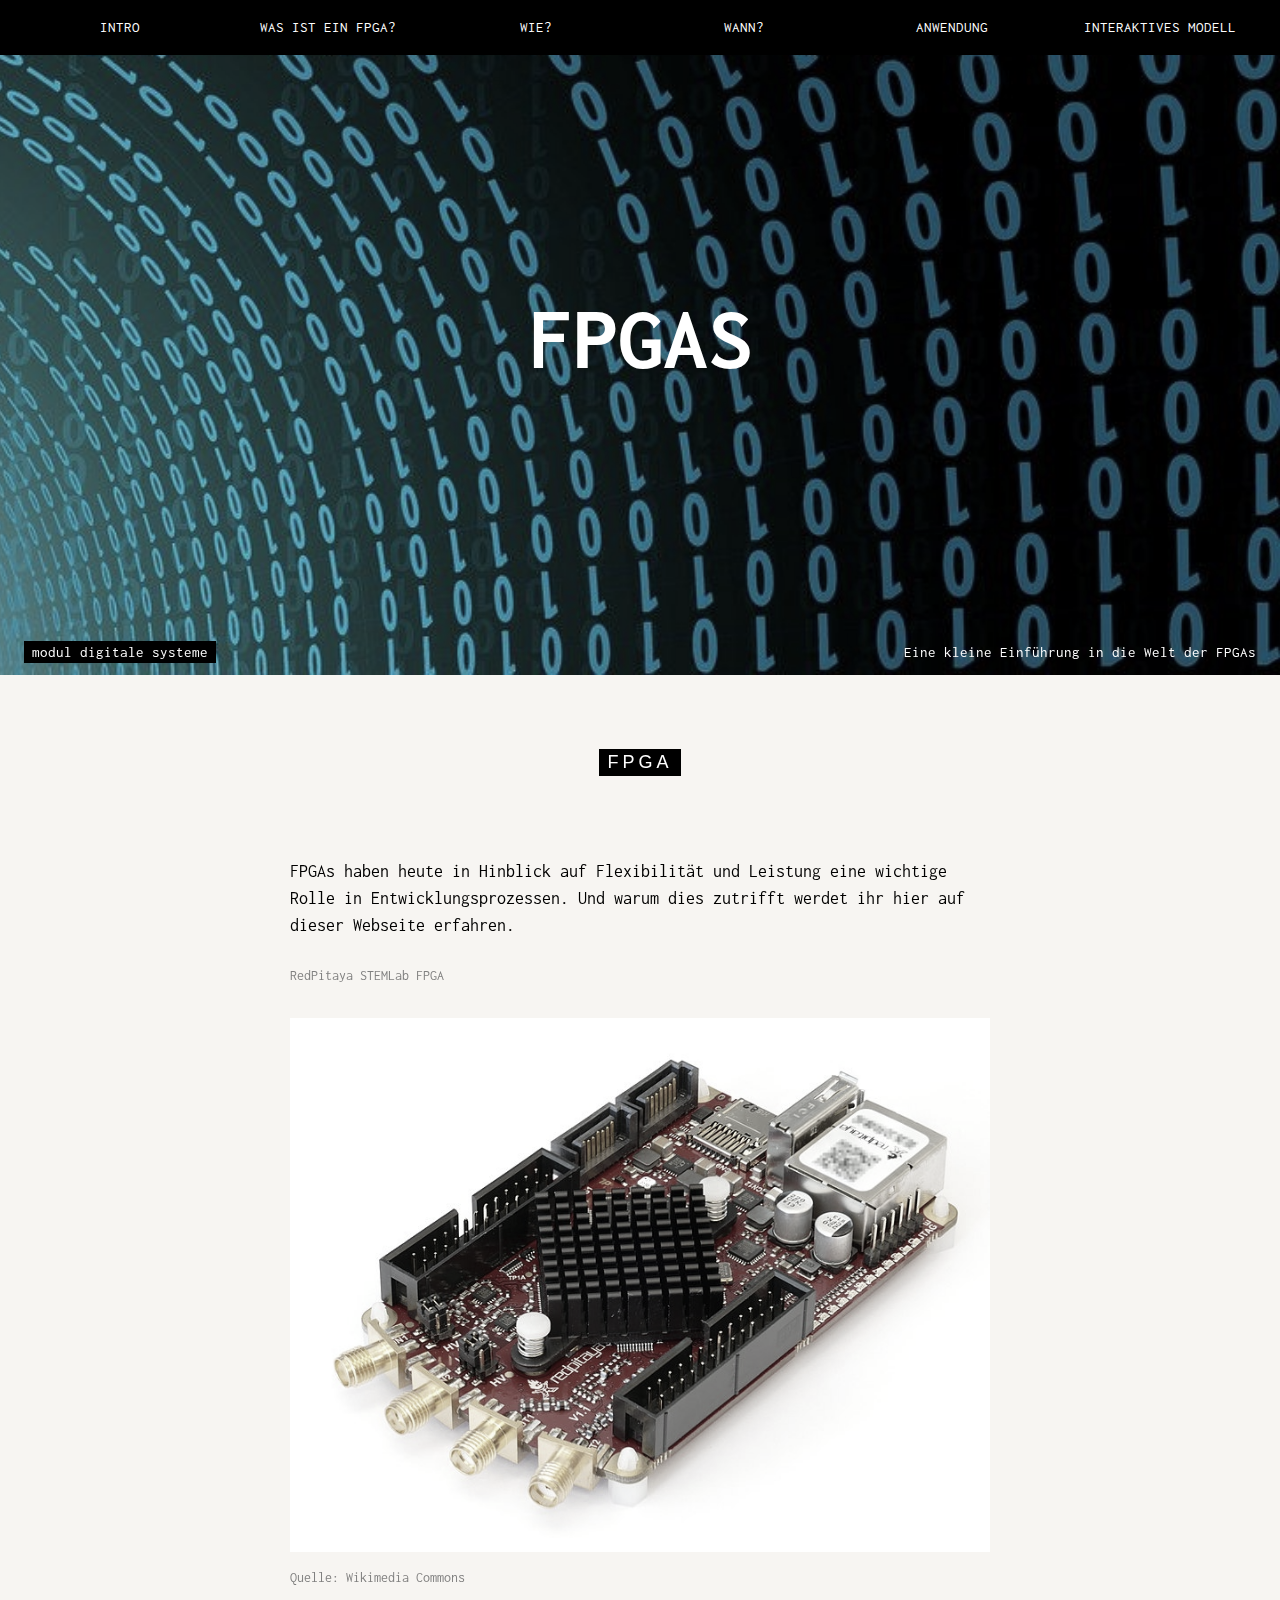
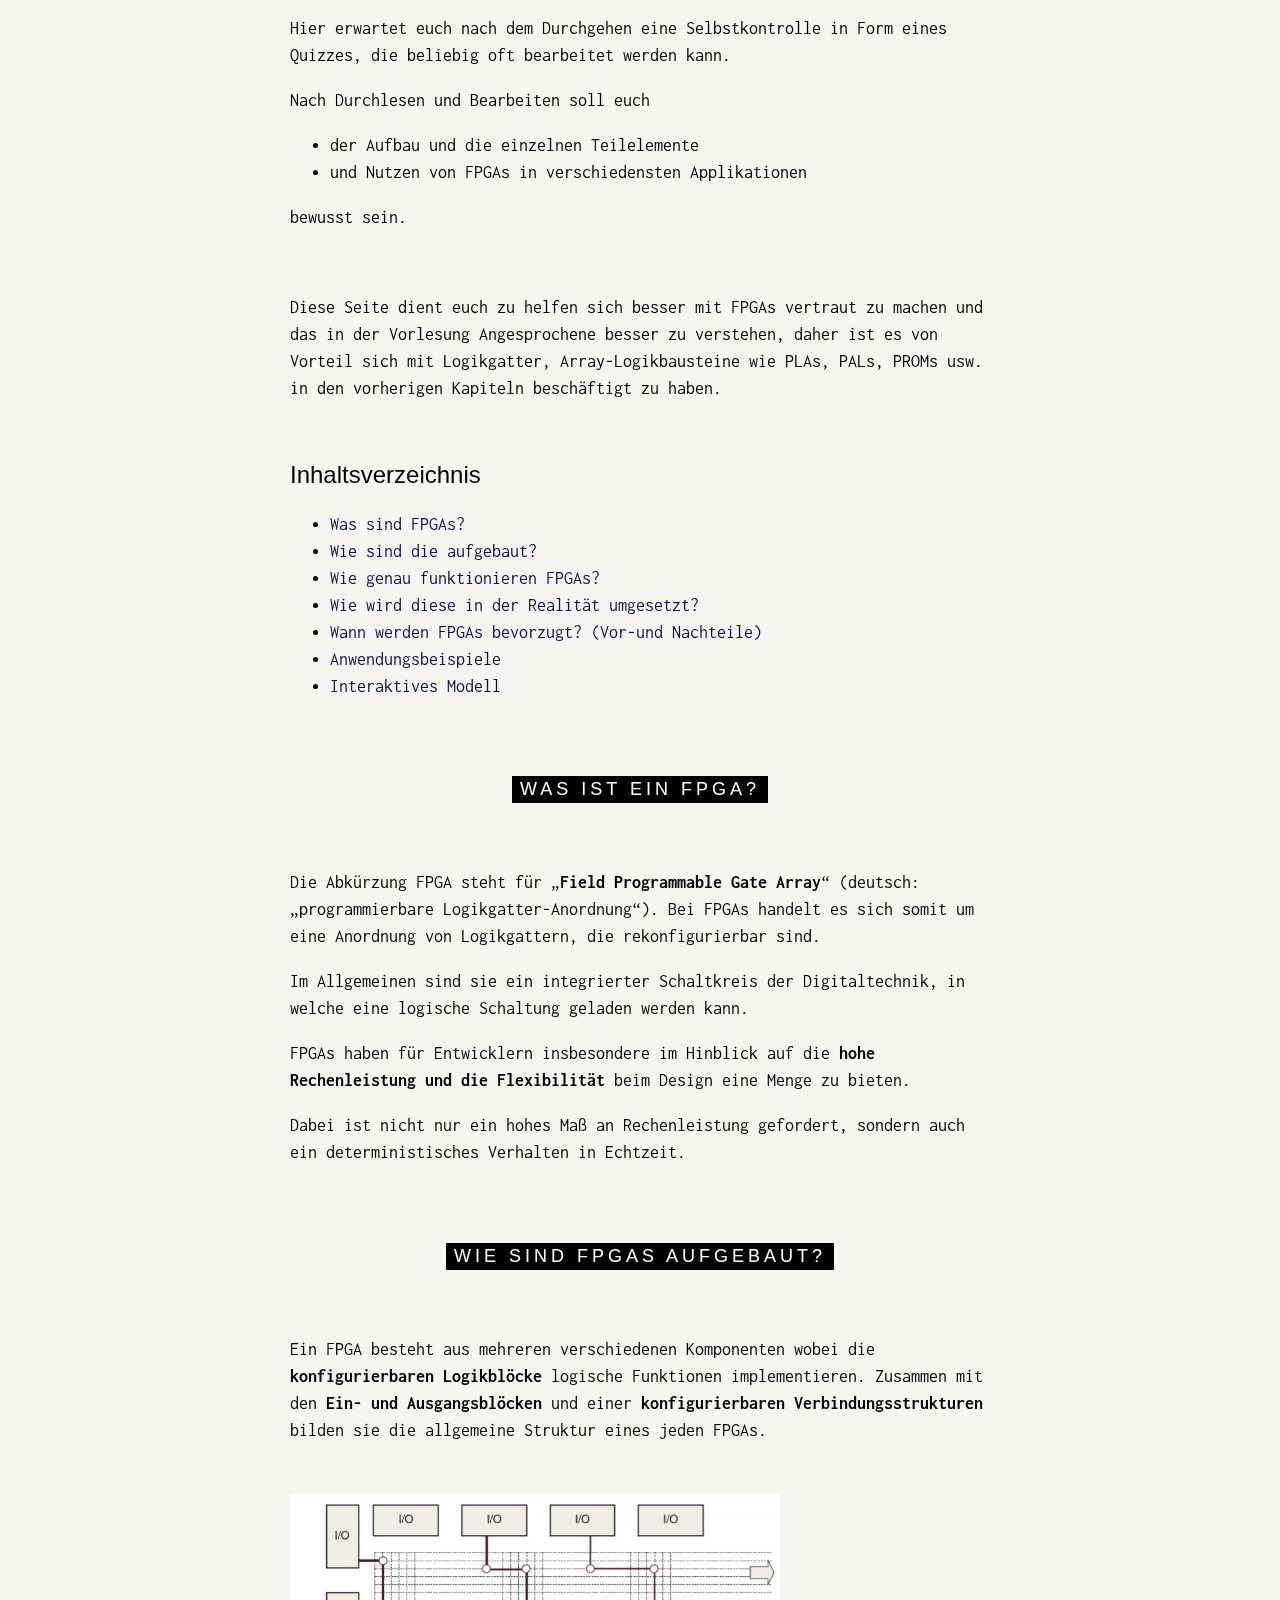
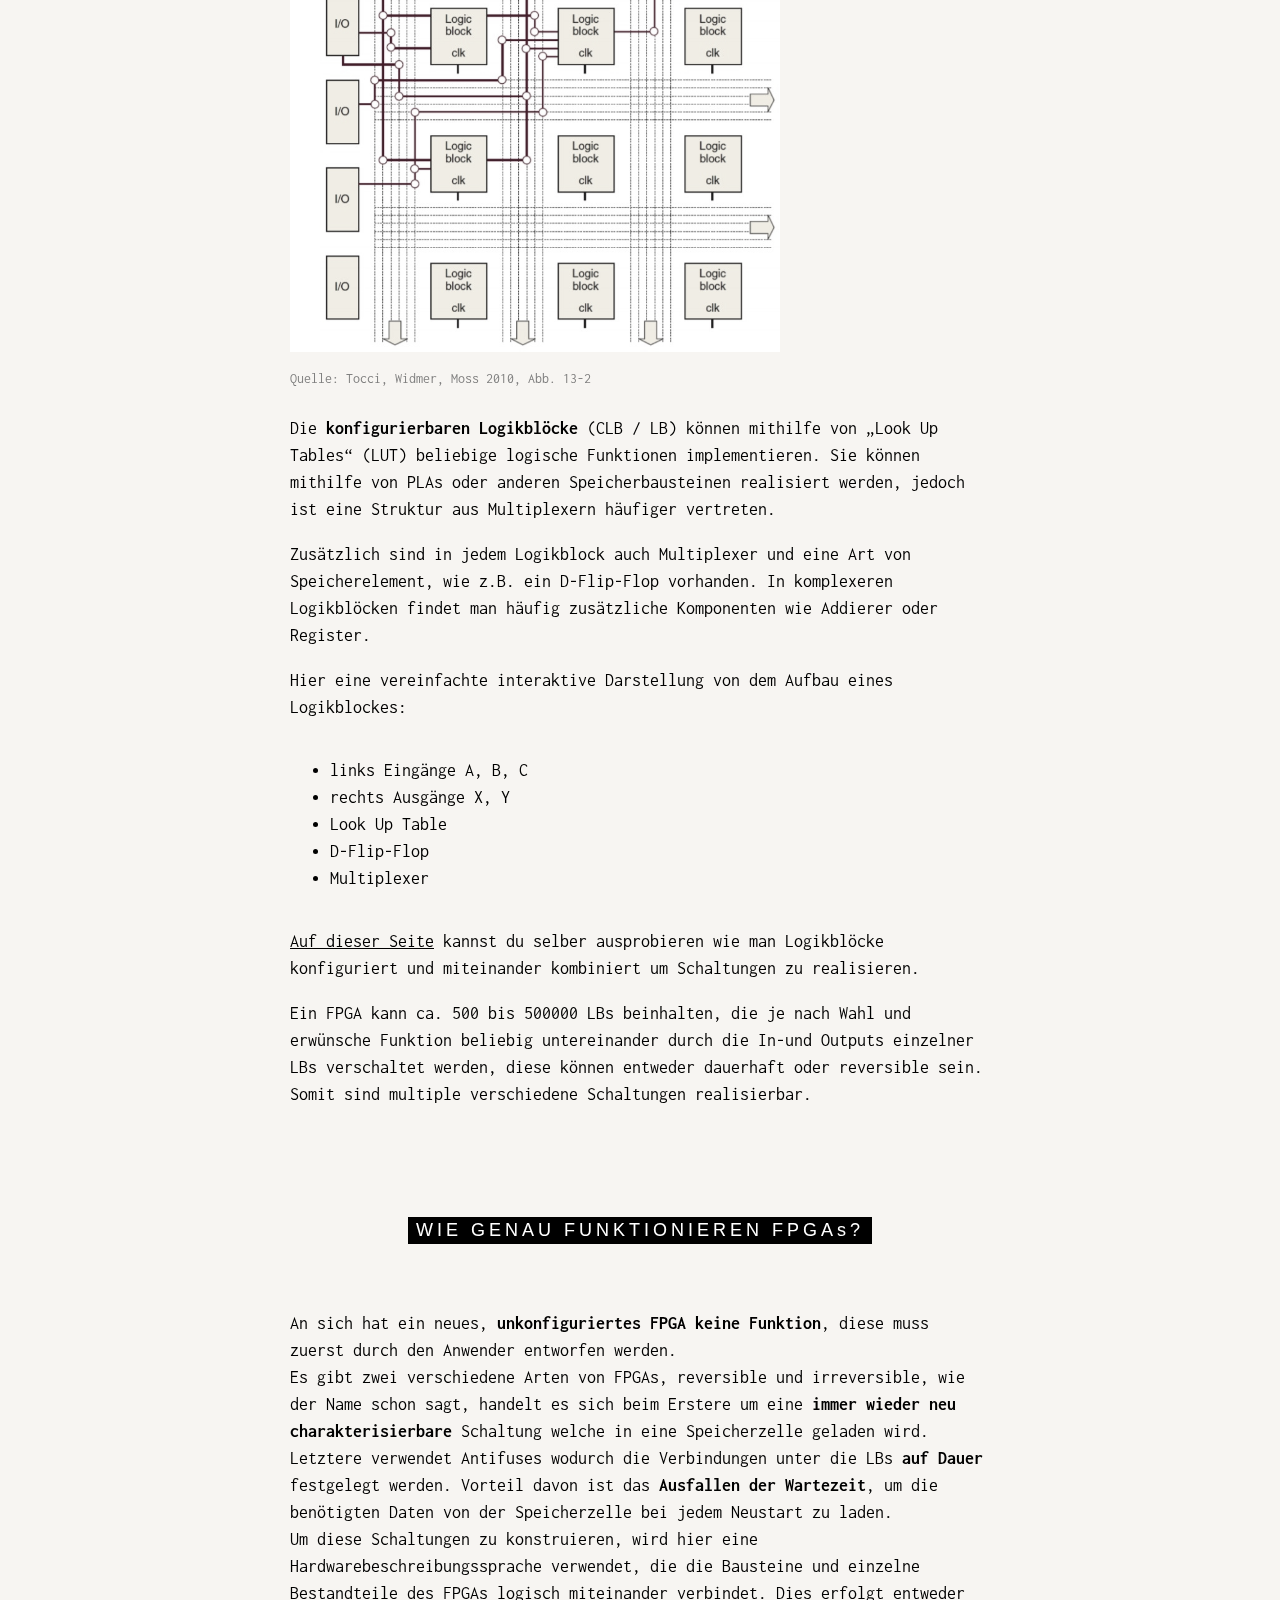
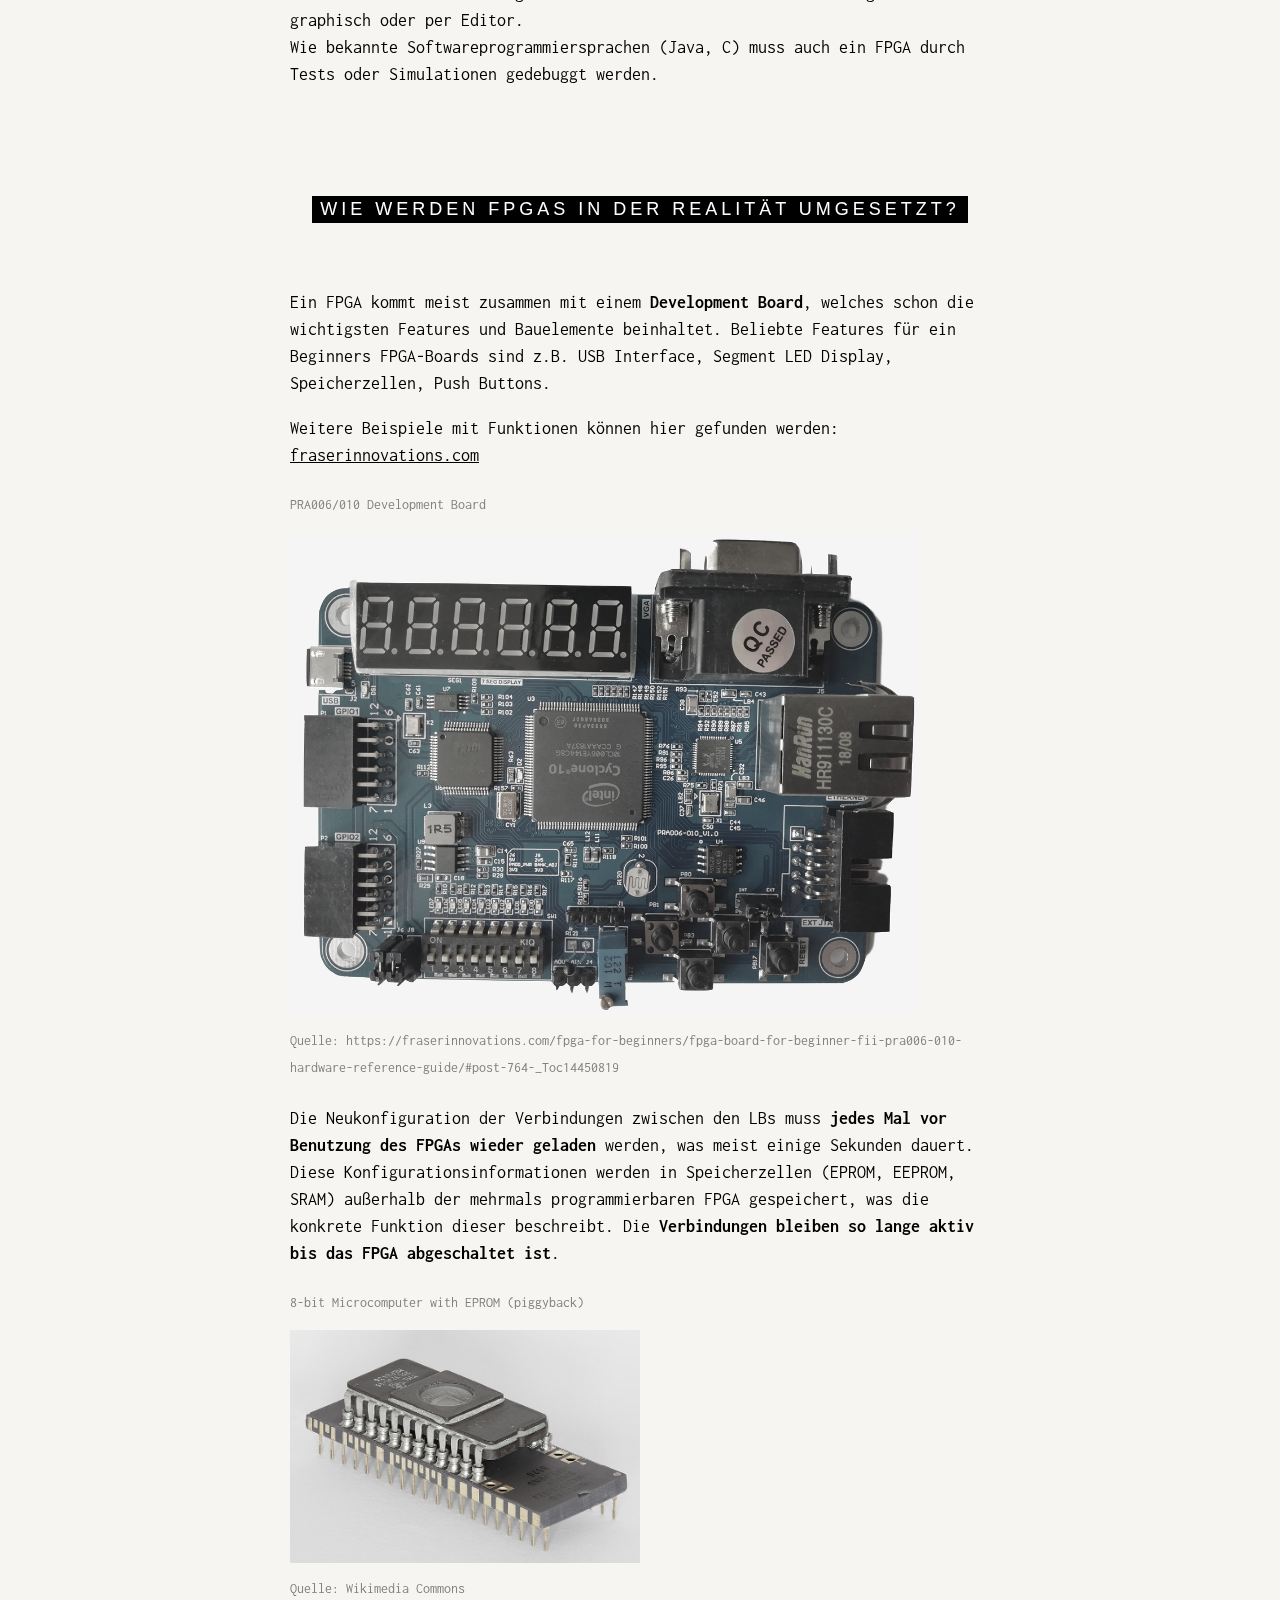
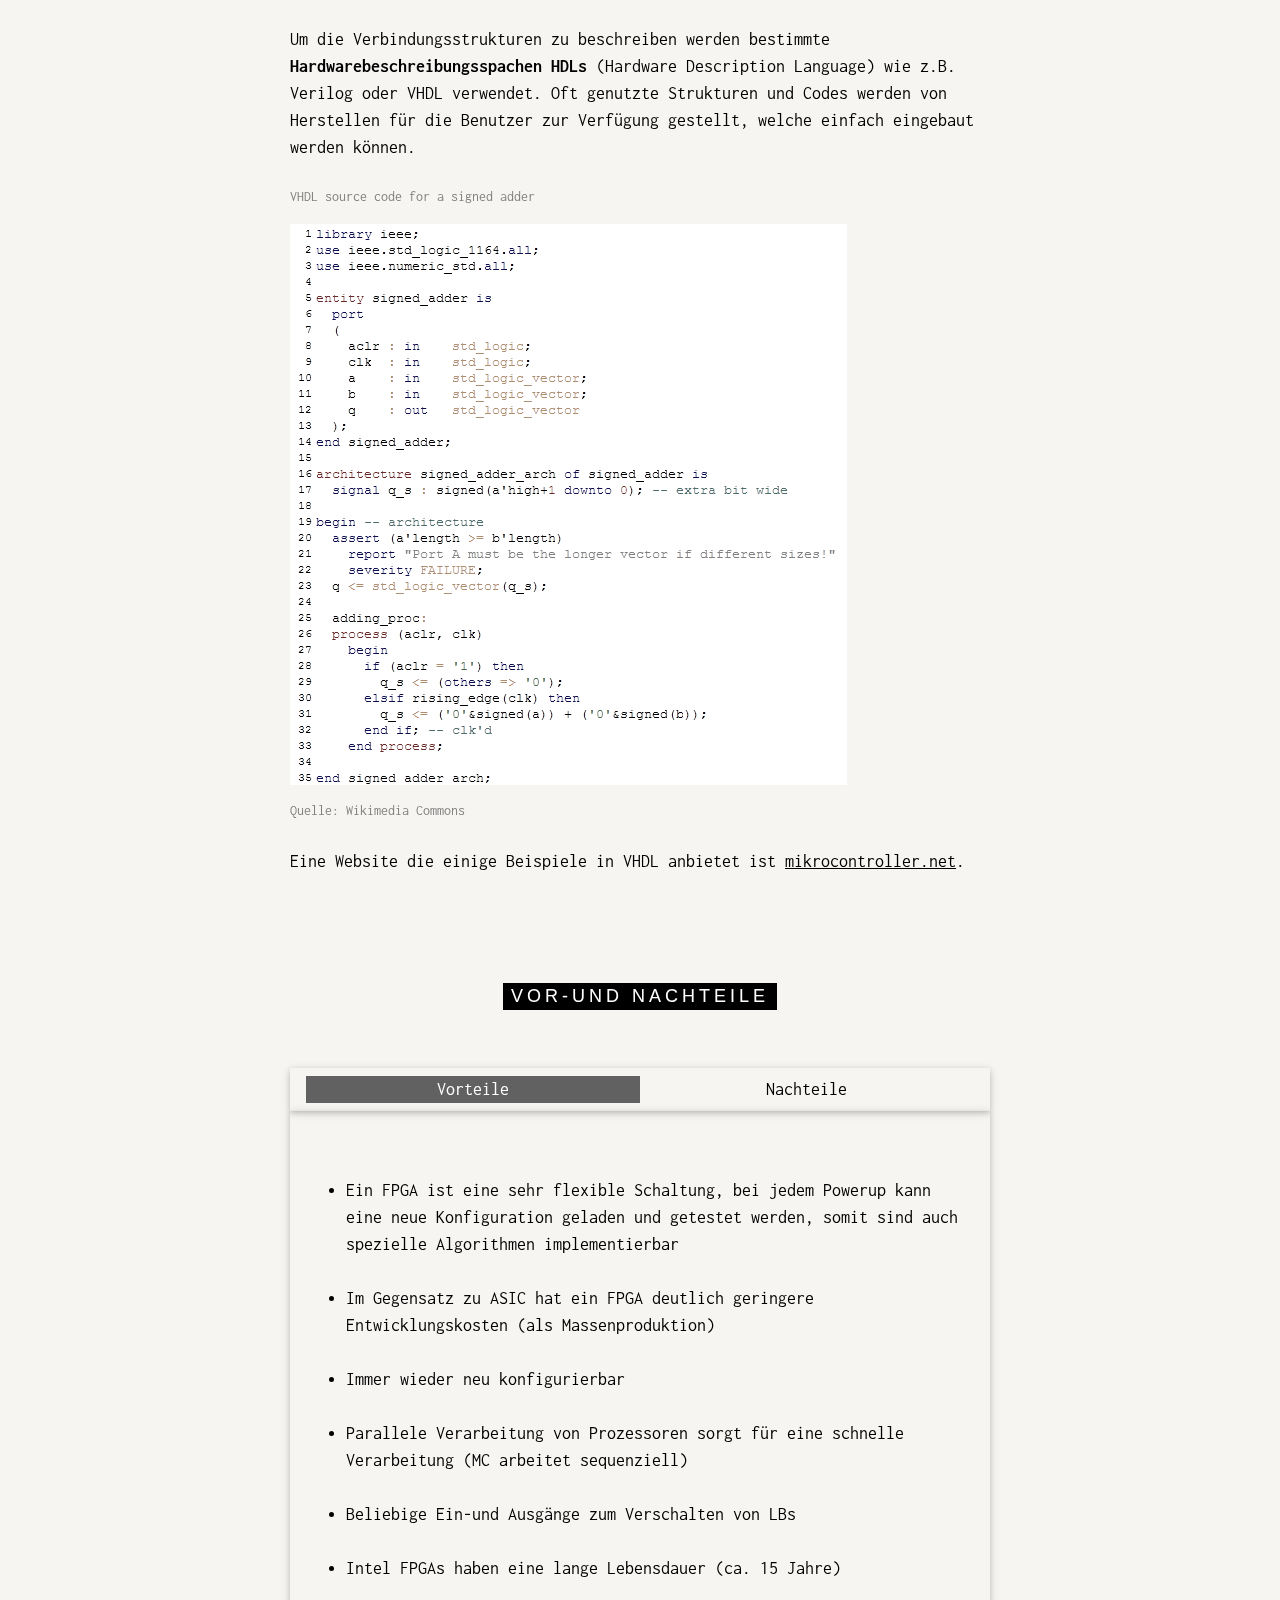
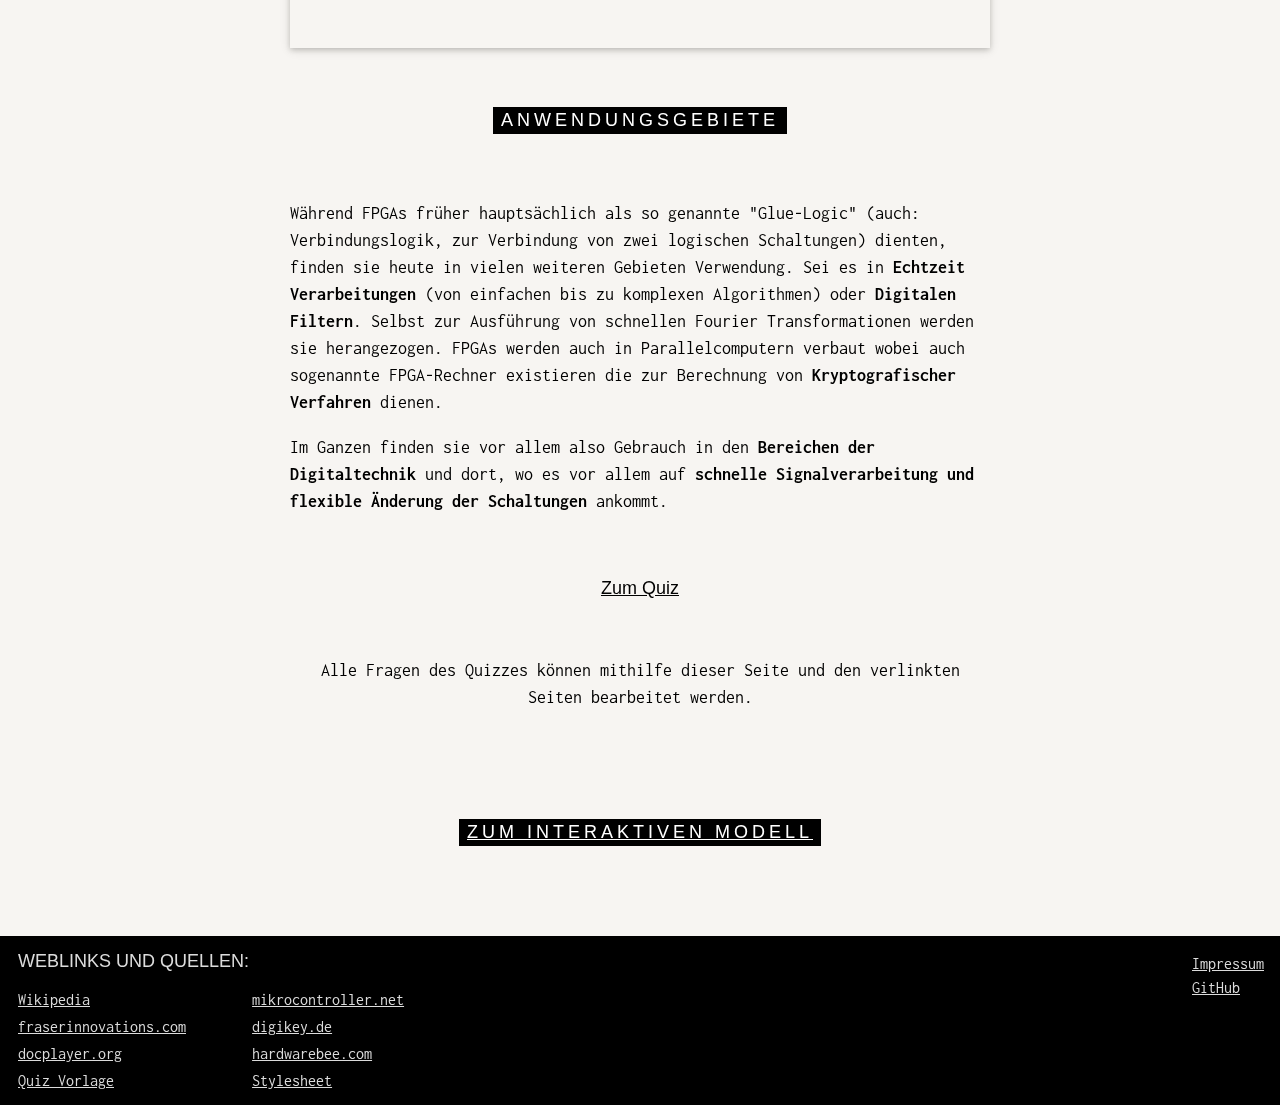
<file: index.html>
<!DOCTYPE html>
<html lang="de">
	<head>
		<meta http-equiv="Content-Type" content="text/html;charset=UTF-8" />
		<script type="text/javascript" src="https://tilk.github.io/digitaljs/main.js"></script>
		<title>Interactive FPGA</title>
		<meta charset="UTF-8">
		<meta name="viewport" content="width=device-width, initial-scale=1">
		<link rel="stylesheet" href="https://www.w3schools.com/w3css/4/w3.css">
		<link rel="stylesheet" href="https://fonts.googleapis.com/css?family=Inconsolata">
		<link rel="stylesheet" href="style.css">
	</head>

	<body>
		<nav class="w3-top">
			<div class="w3-row w3-padding w3-black">
			
				<div class="w3-col s2">
					<a href="#about" class="w3-button w3-block w3-black">INTRO</a>
			  	</div>

			  	<div class="w3-col s2">
					<a href="#was" class="w3-button w3-block w3-black">WAS IST EIN FPGA?</a>
			  	</div>

			  	<div class="w3-col s2">
					<a href="#wie" class="w3-button w3-block w3-black">WIE?</a>
			  	</div>

			  	<div class="w3-col s2">
					<a href="#vor-und nachteile" class="w3-button w3-block w3-black">WANN?</a>
			  	</div>

				<div class="w3-col s2">
					<a href="#anwendung" class="w3-button w3-block w3-black">ANWENDUNG</a>
			  	</div>

				<div class="w3-col s2">
					<a href="#modell" class="w3-button w3-block w3-black">INTERAKTIVES MODELL</a>
			  	</div>
			</div>
		</nav>
		  
		<!-- Header with image -->
		<header class="bgimg w3-display-container w3-grayscale-min" id="home">
			<div class="w3-display-bottomleft w3-center w3-padding-large w3-hide-small">
			  	<span class="w3-tag">modul digitale systeme</span>
			</div>

			<div class="w3-display-middle w3-center">
			  	<span class="w3-text-white" style="font-size:90px;font-weight: bold;">FPGAS</span>
			</div>

			<div class="w3-display-bottomright w3-center w3-padding-large">
			  	<span class="w3-text-white">Eine kleine Einführung in die Welt der FPGAs</span>
			</div>
		</header>
		  
		<!-- Add a background color and large text to the whole page -->
		<main class="w3-sand w3-grayscale w3-large">
		  
			<!-- About Container -->
			<section class="w3-container" id="about">
				<div class="w3-content" style="max-width:700px">
					<h5 class="w3-center w3-padding-64"><span class="w3-tag w3-wide">FPGA</span></h5>
					<p>FPGAs haben heute in Hinblick auf Flexibilität und Leistung eine wichtige Rolle in Entwicklungsprozessen. Und warum dies zutrifft werdet ihr hier auf dieser Webseite erfahren.</p>
			  
					<p><sub>RedPitaya STEMLab FPGA</sub></p>
					<img src="img/STEMLab_FPGA.jpg" style="width:100%;" class="w3-margin-top" alt="RedPitaya STEMLab FPGA frontview">
					<p><sup>Quelle: Wikimedia Commons</sup></p>
			  
					<p>Hier erwartet euch nach dem Durchgehen eine Selbstkontrolle in Form eines Quizzes, die beliebig oft bearbeitet werden kann.</p>
					<p>Nach Durchlesen und Bearbeiten soll euch</p>
					<ul>
						<li>der Aufbau und die einzelnen Teilelemente</li>
						<li>und Nutzen von FPGAs in verschiedensten Applikationen </li>
					</ul>
					<p>bewusst sein.</p><br>
					<p>Diese Seite dient euch zu helfen sich besser mit FPGAs vertraut zu machen und das in der Vorlesung Angesprochene besser zu verstehen, daher ist es von Vorteil sich mit Logikgatter, Array-Logikbausteine wie PLAs, PALs, PROMs usw. in den vorherigen Kapiteln beschäftigt zu haben.</p><br>
					<h3>Inhaltsverzeichnis</h3>
					<ul>
						<li><a href="#was" class="w3-hover-text-green" style="text-decoration: none;color: blue;">Was sind FPGAs?</a></li>
						<li><a href="#wie" class="w3-hover-text-green" style="text-decoration: none;color: blue;">Wie sind die aufgebaut?</a</li>
						<li><a href="#funktion" class="w3-hover-text-green" style="text-decoration: none;color: blue;">Wie genau funktionieren FPGAs?</a></li>
						<li><a href="#realitaet" class="w3-hover-text-green" style="text-decoration: none;color: blue;">Wie wird diese in der Realität umgesetzt?</a></li>
						<li><a href="#vor-und nachteile" class="w3-hover-text-green" style="text-decoration: none;color: blue;">Wann werden FPGAs bevorzugt? (Vor-und Nachteile)</a></li>
						<li><a href="#anwendung" class="w3-hover-text-green" style="text-decoration: none;color: blue;">Anwendungsbeispiele</a></li>
						<li><a href="#modell" class="w3-hover-text-green" style="text-decoration: none;color: blue;">Interaktives Modell</a></li>
					</ul>
			  
				</div>
			</section>
		  
		<!-- Menu Container -->
			<section class="w3-container" id="was">
				<div class="w3-content" style="max-width:700px">
		   
					<h5 class="w3-center w3-padding-48"><span class="w3-tag w3-wide">WAS IST EIN FPGA?</span></h5>
					<p>Die Abkürzung FPGA steht für „<span>Field Programmable Gate Array</span>“ (deutsch: „programmierbare Logikgatter-Anordnung“). Bei FPGAs handelt es sich somit um eine Anordnung von Logikgattern, die rekonfigurierbar sind.</p>
					<p>Im Allgemeinen sind sie ein integrierter Schaltkreis der Digitaltechnik, in welche eine logische Schaltung geladen werden kann.</p>
					<p>FPGAs haben für Entwicklern insbesondere im Hinblick auf die <span>hohe Rechenleistung und die Flexibilität</span> beim Design eine Menge zu bieten.</p>
					<p>Dabei ist nicht nur ein hohes Maß an Rechenleistung gefordert, sondern auch ein deterministisches Verhalten in Echtzeit.</p>
			
				</div>  

				<!-- <div class="w3-content" style="max-width:700px">
					<img src="" style="width:100%;max-width:1000px;margin-top:32px;" alt="zoombar?">
				</div> -->
		  	</section>
		 
			<section class="w3-container" id="wie" style="padding-bottom:32px;">
				<div class="w3-content" style="max-width:700px">
			  		<h5 class="w3-center w3-padding-48"><span class="w3-tag w3-wide">WIE SIND FPGAS AUFGEBAUT? </span></h5>
			  		<p>Ein FPGA besteht aus mehreren verschiedenen Komponenten wobei die <span>konfigurierbaren Logikblöcke</span> logische Funktionen implementieren. Zusammen mit den <span>Ein- und Ausgangsblöcken</span> und einer <span>konfigurierbaren Verbindungsstrukturen</span> bilden sie die allgemeine Struktur eines jeden FPGAs.</p>
					
					<img src="img/marix.jpeg" style="width:70%;max-width:1000px;margin-top:32px;align-self: center;" alt="FPGA Architektur">
					<p><sup>Quelle: Tocci, Widmer, Moss 2010, Abb. 13-2</sup></p>

					<p>Die <span>konfigurierbaren Logikblöcke</span> (CLB / LB) können mithilfe von „Look Up Tables“ (LUT) beliebige logische Funktionen implementieren. Sie können mithilfe von PLAs oder anderen Speicherbausteinen realisiert werden, jedoch ist eine Struktur aus Multiplexern häufiger vertreten.</p>
					<p>Zusätzlich sind in jedem Logikblock auch Multiplexer und eine Art von Speicherelement, wie z.B. ein D-Flip-Flop vorhanden. In komplexeren Logikblöcken findet man häufig zusätzliche Komponenten wie Addierer oder Register.</p>

					<p>Hier eine vereinfachte interaktive Darstellung von dem Aufbau eines Logikblockes:</p>
					<div class="cirBox">
						<div class="circuit" circuit="clb"></div>
						<ul>
							<li>links Eingänge A, B, C</li>
							<li>rechts Ausgänge X, Y</li>
							<li>Look Up Table</li>
							<li>D-Flip-Flop</li>
							<li>Multiplexer</li>
						</ul>
					</div>
					<p><a href="circuits.html">Auf dieser Seite</a> kannst du selber ausprobieren wie man Logikblöcke konfiguriert und miteinander kombiniert um Schaltungen zu realisieren.</p>
					<!--
						<p><sub>Logikblock eines FPGA mit 4-bit-LUT und optionalem Ausgangs-Flipflop</sub></p>
						<img src="img/LB.jpeg" style="width:80%; max-width:1000px; margin-top:32px;" alt="LogikBlock">
						<p><sup>Quelle: Wikipedia (unbekannter Author)</sup></p>
					-->
					<p>Ein FPGA kann ca. 500 bis 500000 LBs beinhalten, die je nach Wahl und erwünsche Funktion beliebig untereinander durch die In-und Outputs einzelner LBs verschaltet werden, diese können entweder dauerhaft oder reversible sein. Somit sind multiple verschiedene Schaltungen realisierbar. </p>
				</div>
			</section>	
			
			<section class="w3-container" id="funktion" style="padding-bottom:32px;">
				<div class="w3-content" style="max-width:700px">
			  		<h5 class="w3-center w3-padding-48"><span class="w3-tag w3-wide">WIE GENAU FUNKTIONIEREN FPGAs?</span></h5>
			  		<p>An sich hat ein neues, <span>unkonfiguriertes FPGA keine Funktion</span>, diese muss zuerst durch den Anwender entworfen werden.<br>
						Es gibt zwei verschiedene Arten von FPGAs, reversible und irreversible, wie der Name schon sagt, handelt es sich beim Erstere um eine <span>immer wieder neu charakterisierbare</span> Schaltung welche in eine Speicherzelle geladen wird.
						Letztere verwendet Antifuses wodurch die Verbindungen unter die LBs <span>auf Dauer</span> festgelegt werden. Vorteil davon ist das <span>Ausfallen der Wartezeit</span>, um die benötigten Daten von der Speicherzelle bei jedem Neustart zu laden.<br>
						Um diese Schaltungen zu konstruieren, wird hier eine Hardwarebeschreibungssprache verwendet, die die Bausteine und einzelne Bestandteile des FPGAs logisch miteinander verbindet. Dies erfolgt entweder graphisch oder per Editor.<br>
						Wie bekannte Softwareprogrammiersprachen (Java, C) muss auch ein FPGA durch Tests oder Simulationen gedebuggt werden.
					</p>

				</div>
			</section>

			<section class="w3-container" id="realitaet" style="padding-bottom:32px;">
				<div class="w3-content" style="max-width:700px">
			  		<h5 class="w3-center w3-padding-48"><span class="w3-tag w3-wide">WIE WERDEN FPGAS IN DER REALITÄT UMGESETZT?</span></h5>
			  		<p>Ein FPGA kommt meist zusammen mit einem <span>Development Board</span>, welches schon die wichtigsten Features und Bauelemente beinhaltet. Beliebte Features für ein Beginners FPGA-Boards sind z.B. USB Interface, Segment LED Display, Speicherzellen, Push Buttons.</p>
					<p>Weitere Beispiele mit Funktionen können hier gefunden werden: <a href="https://fraserinnovations.com/fpga-for-beginners/fpga-board-for-beginner-fii-pra006-010-hardware-reference-guide/#post-764-_Toc14450819" target="_blank" class="w3-hover-text-green">fraserinnovations.com</a></p>
					<p><sub>PRA006/010 Development Board</sub></p>
					<img src="img/blueFPGA.png" alt="PRA006/010 Development Board" style="width:90%;max-width:1000px">
					<p><sup>Quelle: https://fraserinnovations.com/fpga-for-beginners/fpga-board-for-beginner-fii-pra006-010-hardware-reference-guide/#post-764-_Toc14450819</sup></p>

					<p>Die Neukonfiguration der Verbindungen zwischen den LBs muss <span>jedes Mal vor Benutzung des FPGAs wieder geladen</span> werden, was meist einige Sekunden dauert. Diese Konfigurationsinformationen werden in Speicherzellen (EPROM, EEPROM, SRAM) außerhalb der mehrmals programmierbaren FPGA gespeichert, was die konkrete Funktion dieser beschreibt. Die <span>Verbindungen bleiben so lange aktiv bis das FPGA abgeschaltet ist</span>.</p>
					
					<p><sub>8-bit Microcomputer with EPROM (piggyback)</sub></p>
					<img src="img/800px-Microcomputer_with_EPROM_(piggyback).jpg" style="width:50%;max-width:1000px;" alt="Microcomputer with EPROM">
					<p><sup>Quelle: Wikimedia Commons</sup></p>

					<p>Um die Verbindungsstrukturen zu beschreiben werden bestimmte <span>Hardwarebeschreibungsspachen HDLs</span> (Hardware Description Language) wie z.B. Verilog oder VHDL verwendet. Oft genutzte Strukturen und Codes werden von Herstellen für die Benutzer zur Verfügung gestellt, welche einfach eingebaut werden können.</p>
					
					<p><sub>VHDL source code for a signed adder</sub></p>
					<img src="img/Vhdl_signed_adder.png" alt="Codeausschnitt eines Addierers">
					<p><sup>Quelle: Wikimedia Commons</sup></p>

					<p>Eine Website die einige Beispiele in VHDL anbietet ist <a href="https://www.mikrocontroller.net/articles/VHDL_Softwarepool" target="_blank" class="w3-hover-text-green">mikrocontroller.net</a>.</p>
				</div>
			</section>
		  
			<section class="w3-container" id="vor-und nachteile">
				<div class="w3-content" style="max-width:700px">
		   
			  		<h5 class="w3-center w3-padding-48"><span class="w3-tag w3-wide">VOR-UND NACHTEILE</span></h5>

		  			<div class="w3-row w3-center w3-card w3-padding">
						<a href="javascript:void(0)" onclick="openMenu(event, 'Vorteile');" id="myLink">
			  				<div class="w3-col s6 tablink">Vorteile</div>
						</a>

						<a href="javascript:void(0)" onclick="openMenu(event, 'Nachteile');">
			  				<div class="w3-col s6 tablink">Nachteile</div>
						</a>
		  			</div>
	  
		  			<div id="Vorteile" class="w3-container menu w3-padding-48 w3-card">
						<ul>
							<li>Ein FPGA ist eine sehr flexible Schaltung, bei jedem Powerup kann eine neue Konfiguration geladen und getestet werden, somit sind auch spezielle Algorithmen implementierbar</li><br>
							<li>Im Gegensatz zu ASIC hat ein FPGA deutlich geringere Entwicklungskosten (als Massenproduktion)</li><br>
							<li>Immer wieder neu konfigurierbar</li><br>
							<li>Parallele Verarbeitung von Prozessoren sorgt für eine schnelle Verarbeitung (MC arbeitet sequenziell)</li><br>
							<li>Beliebige Ein-und Ausgänge zum Verschalten von LBs </li><br>
							<li>Intel FPGAs haben eine lange Lebensdauer (ca. 15 Jahre)</li>
						</ul>
		  			</div>
	  
		  			<div id="Nachteile" class="w3-container menu w3-padding-48 w3-card">
						<ul>
							<li>Hoher Stromverbrauch</li><br>
							<li>Geringe Taktzeit (aktuell bis 1,5 GHz, ASIC/MC bei < 3 GHz)</li><br>
							<li>Geringere Logikdichte, benötigt eine große Chipfläche</li><br>
							<li>Braucht einen Speicher zur Konfiguration, welche bei jeder Spannungsunterbrechung neu geladen werden muss</li><br>
							<li>Kompliziert zu implementieren (HDL ist keine einfache Beschreibungssprache und schwer zu erlernen)</li><br>
							<li>Viele komplexe Bausteine zur Umsetzung</li>
						</ul>
		  			</div>  
				</div>
	  		</section>

			<section class="w3-container" id="anwendung" style="padding-bottom:32px;">
				<div class="w3-content" style="max-width:700px">
			  		<h5 class="w3-center w3-padding-48"><span class="w3-tag w3-wide">ANWENDUNGSGEBIETE</span></h5>
					<p>Während FPGAs früher hauptsächlich als so genannte "Glue-Logic" (auch: Verbindungslogik, zur Verbindung von zwei logischen Schaltungen) dienten, finden sie heute in vielen weiteren Gebieten Verwendung. Sei es in <span>Echtzeit Verarbeitungen</span> (von einfachen bis zu komplexen Algorithmen) oder <span>Digitalen Filtern</span>. Selbst zur Ausführung von schnellen Fourier Transformationen werden sie herangezogen. FPGAs werden auch in Parallelcomputern verbaut wobei auch sogenannte FPGA-Rechner existieren die zur Berechnung von <span>Kryptografischer Verfahren</span> dienen.</p>
					<p>Im Ganzen finden sie vor allem also Gebrauch in den <span>Bereichen der Digitaltechnik</span> und dort, wo es vor allem auf <span>schnelle Signalverarbeitung und flexible Änderung der Schaltungen</span> ankommt.</p>
				</div>
			</section>

			<div class="w3-container" id="quiz" style="padding-bottom:32px;">
				<div class="w3-content" style="max-width:700px;text-align: center;">
					<h5><a href="quiz.html" target="_blank" class="w3-hover-text-green">Zum Quiz</a></h5><br>
					<p>Alle Fragen des Quizzes können mithilfe dieser Seite und den verlinkten Seiten bearbeitet werden.</p>
				</div>
			</div>


			<div class="w3-container" id="modell" style="padding-bottom:32px;">
				<div class="w3-content" style="max-width:700px">
			  		<h5 class="w3-center w3-padding-48"><span class="w3-tag w3-wide"><a href="circuits.html">ZUM INTERAKTIVEN MODELL</a></span></h5>
				</div>
			</div>

			<!-- End page content -->

			<!-- Footer -->
			<div class="w3-container" id="footer">
				<table style="float: left; padding: 0%;background-color: black;margin-bottom: 10px;border-color: black;">
					<tr>
						<th style="list-style: none;background-color: black;border-color: black;"><h5>WEBLINKS UND QUELLEN:</h5></th>
					</tr>
					<tr>
						<td style="border-color: black;text-align: left;"><a href="https://de.wikipedia.org/wiki/Field_Programmable_Gate_Array">Wikipedia</a></td>
						<td style="border-color: black;text-align: left;"><a href="https://www.mikrocontroller.net/articles/FPGA">mikrocontroller.net</a></td>
					</tr>
					<tr>
						<td style="border-color: black;text-align: left;"><a href="https://fraserinnovations.com/fpga-for-beginners/fpga-board-for-beginner-fii-pra006-010-hardware-reference-guide">fraserinnovations.com</a></td>
						<td style="border-color: black;text-align: left;"><a href="https://www.digikey.de/de/blog/fpgas-101-a-beginners-guide">digikey.de</a></td>
					</tr>
					<tr>
						<td style="border-color: black;text-align: left;"><a href="https://docplayer.org/31325772-Grundaufbau-und-programmierung-eines-fpgas.html">docplayer.org</a></td>
						<td style="border-color: black;text-align: left;"><a href="https://hardwarebee.com/field-programmable-gate-array-fpga-history-applications/">hardwarebee.com</a></td>
					</tr>
					<tr>
						<td style="border-color: black;text-align: left;"><a href="https://www.sitepoint.com/simple-javascript-quiz/">Quiz Vorlage</a></li>
						<td style="border-color: black;text-align: left;"><a href="https://www.w3schools.com/w3css/w3css_templates.asp">Stylesheet</a></td>
					</tr>
				</table>
		
				<ul style="float: right;">
					<li style="list-style: none;"><a href="impressum.html">Impressum</a></li>
					<li style="list-style: none;"><a href="https://github.com/zerbian/interactive-fpga">GitHub</a></li>
				</ul>
			</footer>

		</main>
	
		


		<script>
			// Tabbed Menu
			function openMenu(evt, menuName) {
			  var i, x, tablinks;
			  x = document.getElementsByClassName("menu");
			  for (i = 0; i < x.length; i++) {
				x[i].style.display = "none";
			  }
			  tablinks = document.getElementsByClassName("tablink");
			  for (i = 0; i < x.length; i++) {
				tablinks[i].className = tablinks[i].className.replace(" w3-dark-grey", "");
			  }
			  document.getElementById(menuName).style.display = "block";
			  evt.currentTarget.firstElementChild.className += " w3-dark-grey";
			}
			document.getElementById("myLink").click();
		</script>
		<script type="text/javascript" src="main.js"></script>
	</body>
</html>
</file>
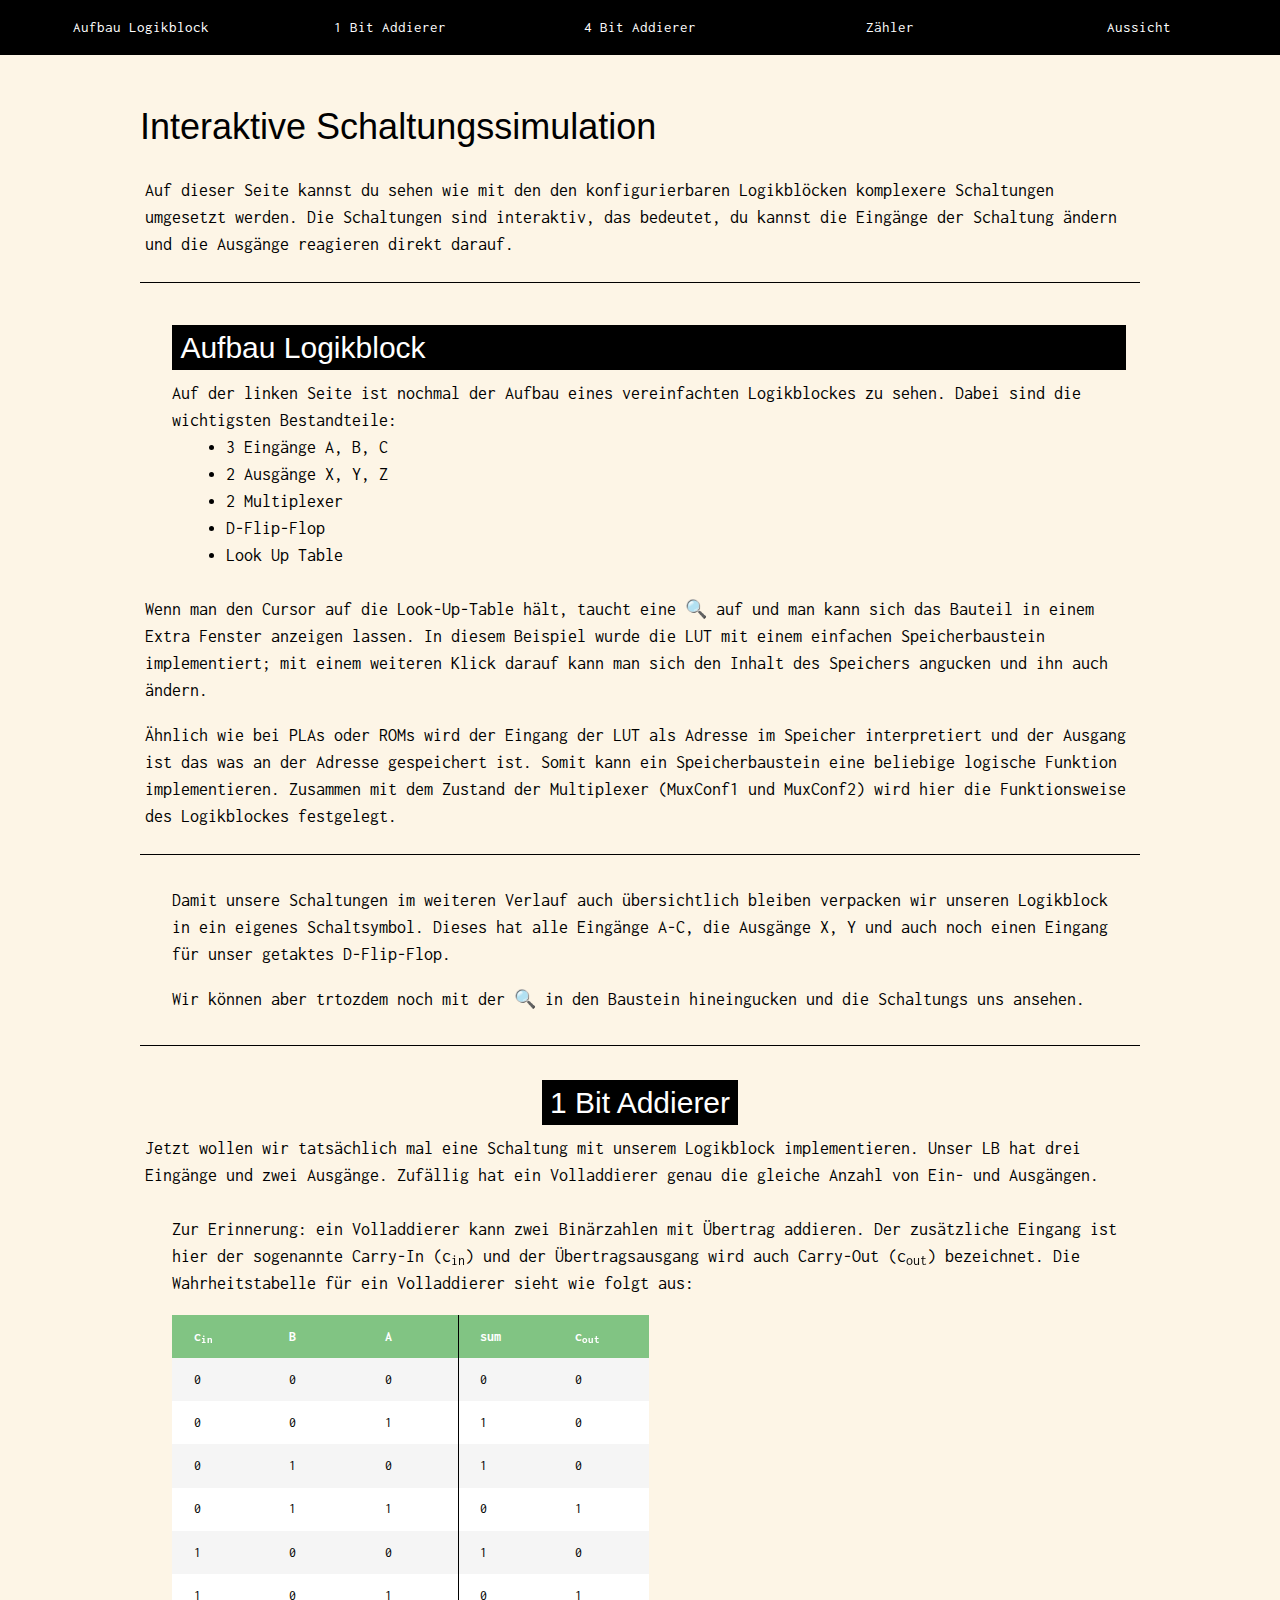
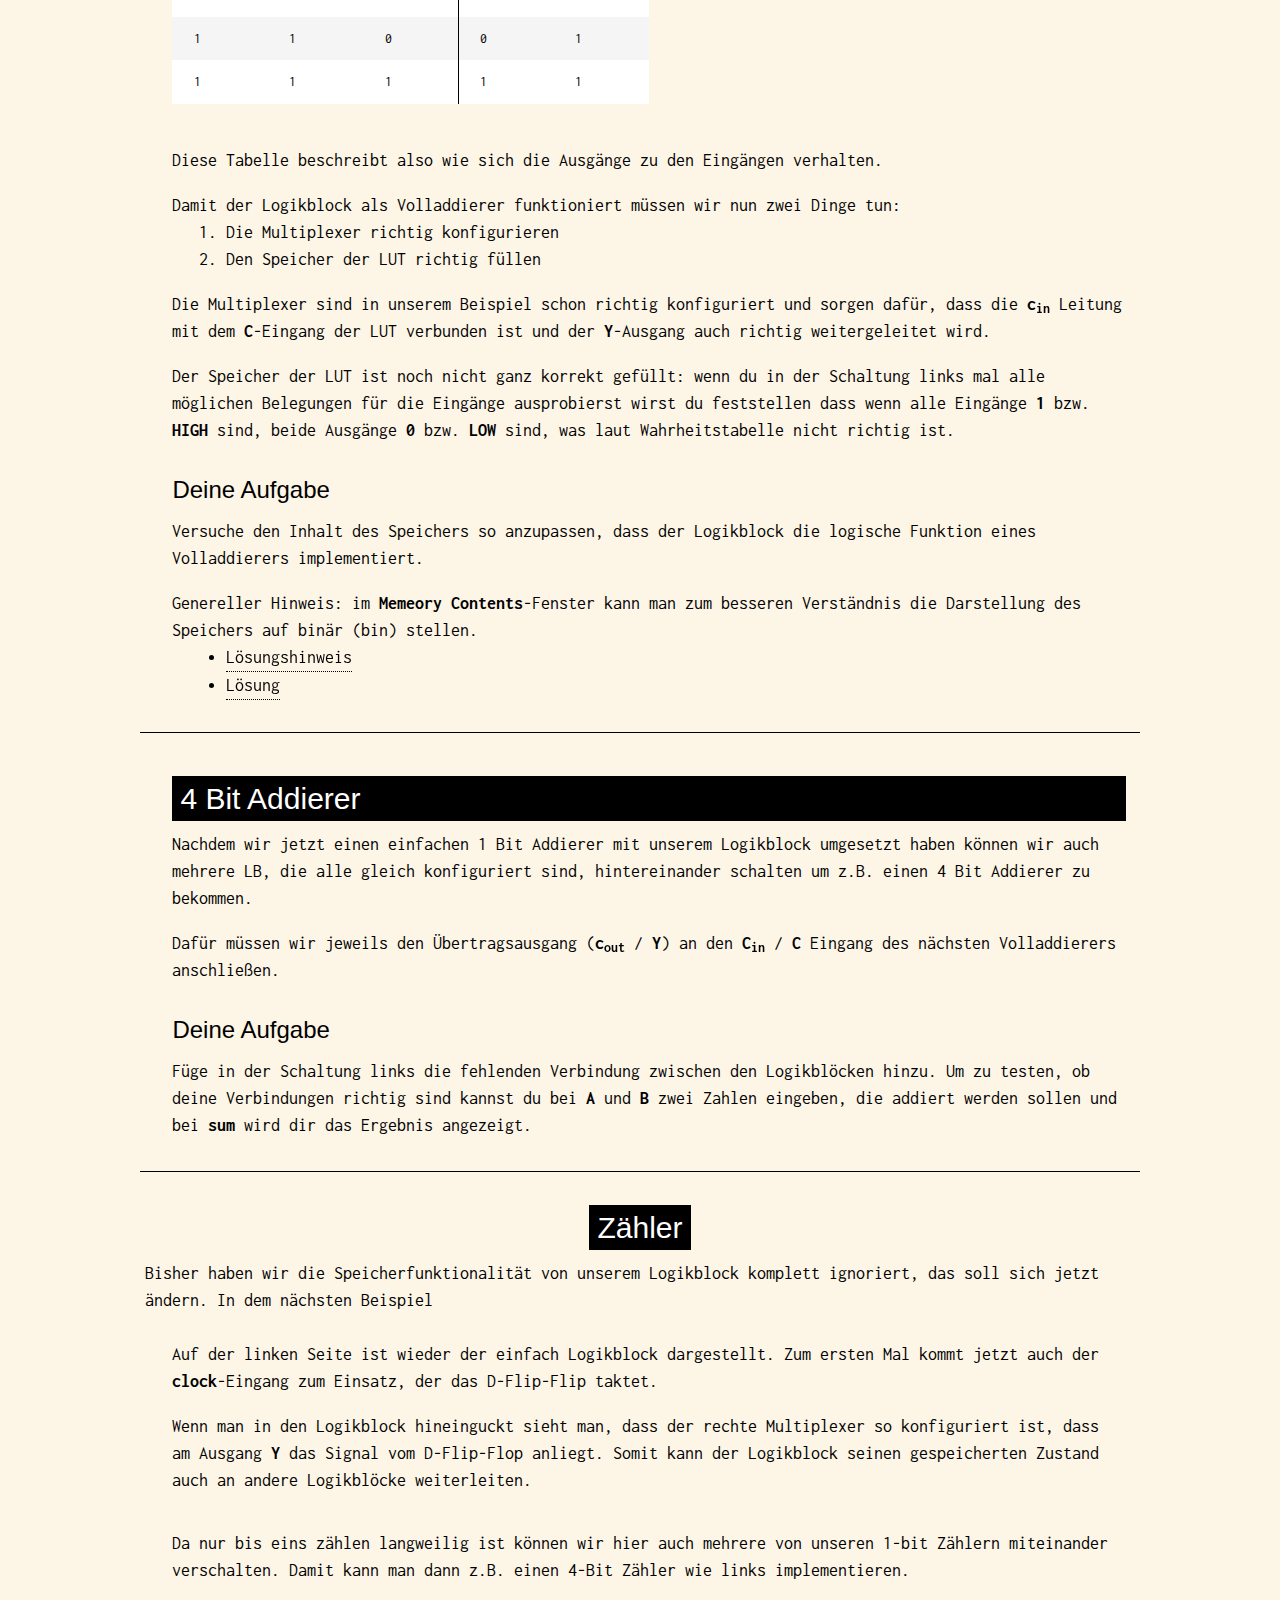
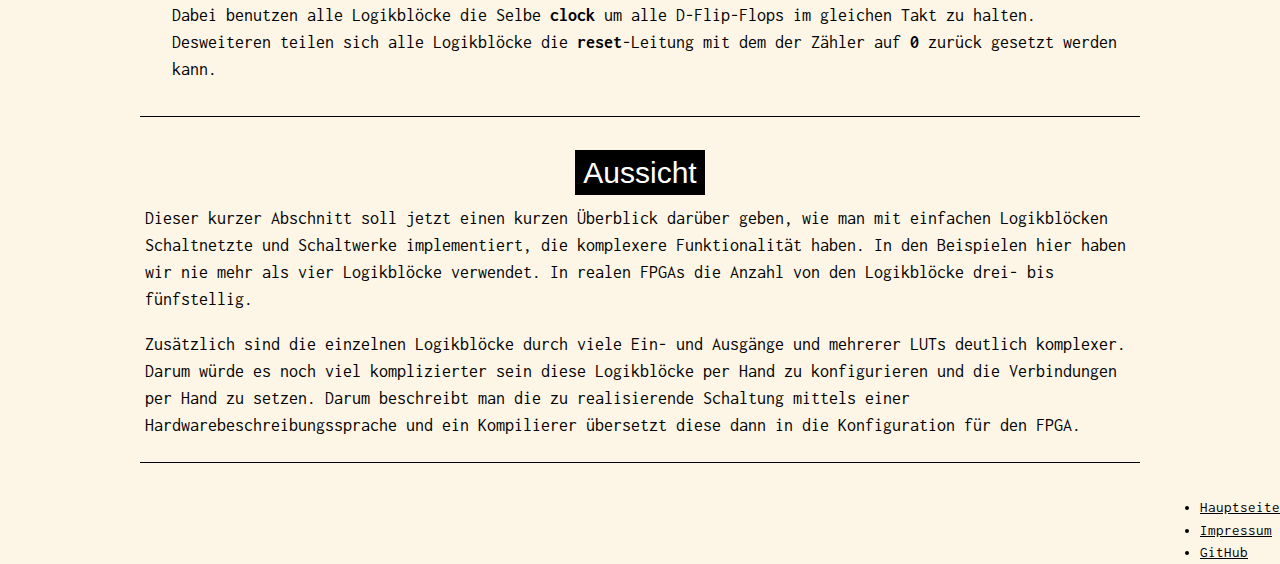
<file: circuits.html>
<!DOCTYPE html>
<html lang="de">
	<head>
		<meta http-equiv="Content-Type" content="text/html;charset=UTF-8" />
		<script type="text/javascript" src="https://tilk.github.io/digitaljs/main.js"></script>
		<title>Interactive FPGA</title>
		<meta charset="UTF-8">
		<meta name="viewport" content="width=device-width, initial-scale=1">
		<link rel="stylesheet" href="https://www.w3schools.com/w3css/4/w3.css">
		<link rel="stylesheet" href="https://fonts.googleapis.com/css?family=Inconsolata">
		<link rel="stylesheet" href="styleCircuits.css">
	</head>
    <body class="w3-sand">
        <header>
            <nav class="w3-top">
                <div class="w3-row w3-padding w3-black">
                    <div class="w3-col w2">
                        <a href="#intro" class="w3-button w3-block w3-black">Aufbau Logikblock</a>
                    </div>
                    <div class="w3-col w2">
                        <a href="#1bitAdd" class="w3-button w3-block w3-black">1 Bit Addierer</a>
                    </div>
                    <div class="w3-col w2">
                        <a href="#4bitAdd" class="w3-button w3-block w3-black">4 Bit Addierer</a>
                    </div>
                    <div class="w3-col w2">
                        <a href="#zaehler" class="w3-button w3-block w3-black">Zähler</a>
                    </div>
                    <div class="w3-col w2">
                        <a href="#aussicht" class="w3-button w3-block w3-black">Aussicht</a>
                    </div>
                </div>
            </nav>
        </header>
        <main class="w3-large">
            <h1>Interaktive Schaltungssimulation</h1>
            <article>
                <p>Auf dieser Seite kannst du sehen wie mit den den konfigurierbaren Logikblöcken komplexere Schaltungen umgesetzt werden. Die Schaltungen sind interaktiv, das bedeutet, du kannst die Eingänge der Schaltung ändern und die Ausgänge reagieren direkt darauf.</p>
            </article>
            <article id="intro">
                <section>
                    <div class="sticky-wrap">
                        <div class="circuit" circuit="clb"></div>
                    </div>
                    <div class="explain">
                        <h2 >Aufbau Logikblock</h2>
                        <p>Auf der linken Seite ist nochmal der Aufbau eines vereinfachten Logikblockes zu sehen. Dabei sind die wichtigsten Bestandteile:</p>
                        <ul>
                            <li>3 Eingänge A, B, C</li>
                            <li>2 Ausgänge X, Y, Z</li>
                            <li>2 Multiplexer</li>
                            <li>D-Flip-Flop</li>
                            <li>Look Up Table</li>
                        </ul>
                    </div>
                </section>
                <p>Wenn man den Cursor auf die Look-Up-Table hält, taucht eine 🔍 auf und man kann sich das Bauteil in einem Extra Fenster anzeigen lassen. In diesem Beispiel wurde die LUT mit einem einfachen Speicherbaustein implementiert; mit einem weiteren Klick darauf kann man sich den Inhalt des Speichers angucken und ihn auch ändern.</p>
                <p>Ähnlich wie bei PLAs oder ROMs wird der Eingang der LUT als Adresse im Speicher interpretiert und der Ausgang ist das was an der Adresse gespeichert ist. Somit kann ein Speicherbaustein eine beliebige logische Funktion implementieren. Zusammen mit dem Zustand der Multiplexer (MuxConf1 und MuxConf2) wird hier die Funktionsweise des Logikblockes festgelegt.</p>
            </article>
            <article>
                <section>
                    <div class="sticky-wrap">
                        <div class="circuit" circuit="clbAsSub"></div>
                    </div>
                    <div class="explain">
                        <p>Damit unsere Schaltungen im weiteren Verlauf auch übersichtlich bleiben verpacken wir unseren Logikblock in ein eigenes Schaltsymbol. Dieses hat alle Eingänge A-C, die Ausgänge X, Y und auch noch einen Eingang für unser getaktes D-Flip-Flop.</p>
                        <p>Wir können aber trtozdem noch mit der 🔍 in den Baustein hineingucken und die Schaltungs uns ansehen.</p>
                    </div>
                </section>
            </article>
            <article id="1bitAdd">
                <h2 class="w3-tag w3-center">1 Bit Addierer</h2>
                <p>Jetzt wollen wir tatsächlich mal eine Schaltung mit unserem Logikblock implementieren. Unser LB hat drei Eingänge und zwei Ausgänge. Zufällig hat ein Volladdierer genau die gleiche Anzahl von Ein- und Ausgängen.</p>
                <section>
                    <div class="sticky-wrap" style="--sticky-top: 20vh;">
                        <div class="circuit" circuit="1bitAdd"></div>
                    </div>
                    <div class="explain">
                        <p>Zur Erinnerung: ein Volladdierer kann zwei Binärzahlen mit Übertrag addieren. Der zusätzliche Eingang ist hier der sogenannte Carry-In (c<sub>in</sub>) und der Übertragsausgang wird auch Carry-Out (c<sub>out</sub>) bezeichnet. Die Wahrheitstabelle für ein Volladdierer sieht wie folgt aus:</p>
                        <table class="truthtable"><thead><tr><th>c<sub>in</sub></th><th>B</th><th>A</th><th>sum</th><th>c<sub>out</sub></th></tr></thead><tbody><tr><td>0</td><td>0</td><td>0</td><td>0</td><td>0</td></tr><tr><td>0</td><td>0</td><td>1</td><td>1</td><td>0</td></tr><tr><td>0</td><td>1</td><td>0</td><td>1</td><td>0</td></tr><tr><td>0</td><td>1</td><td>1</td><td>0</td><td>1</td></tr><tr><td>1</td><td>0</td><td>0</td><td>1</td><td>0</td></tr><tr><td>1</td><td>0</td><td>1</td><td>0</td><td>1</td></tr><tr><td>1</td><td>1</td><td>0</td><td>0</td><td>1</td></tr><tr><td>1</td><td>1</td><td>1</td><td>1</td><td>1</td></tr></tbody></table>
                        <p>Diese Tabelle beschreibt also wie sich die Ausgänge zu den Eingängen verhalten.</p>
                        <p>Damit der Logikblock als Volladdierer funktioniert müssen wir nun zwei Dinge tun:</p>
                        <ol>
                            <li>Die Multiplexer richtig konfigurieren</li>
                            <li>Den Speicher der LUT richtig füllen</li>
                        </ol>
                        <p>Die Multiplexer sind in unserem Beispiel schon richtig konfiguriert und sorgen dafür, dass die <span>c<sub>in</sub></span> Leitung mit dem <span>C</span>-Eingang der LUT verbunden ist und der <span>Y</span>-Ausgang auch richtig weitergeleitet wird.
                        </p>
                        <p>Der Speicher der LUT ist noch nicht ganz korrekt gefüllt: wenn du in der Schaltung links mal alle möglichen Belegungen für die Eingänge ausprobierst wirst du feststellen dass wenn alle Eingänge <span>1</span> bzw. <span>HIGH</span> sind, beide Ausgänge <span>0</span> bzw. <span>LOW</span> sind, was laut Wahrheitstabelle nicht richtig ist.</p>
                        <h3>Deine Aufgabe</h3>
                        <p>Versuche den Inhalt des Speichers so anzupassen, dass der Logikblock die logische Funktion eines Volladdierers implementiert.</p>
                        <p>Genereller Hinweis: im <span>Memeory Contents</span>-Fenster kann man zum besseren Verständnis die Darstellung des Speichers auf binär (bin) stellen.</p>
                        <ul>
                            <li>
                                <div class="tt">Lösungshinweis
                                    <span class="ttt">Öffne das Memory Contents Fester der LUT und beobachte was passiert, wenn du die Eingänge aus- und anschaltest</span>
                                </div>
                            </li>
                            <li>
                                <div class="tt">Lösung
                                    <span class="ttt sol1">Im Memeory Content muss an der letzten Stelle eine 11 stehen.</span>
                                </div>
                            </li>
                        </ul>
                    </div>
                </section>
            </article>
            <article id="4bitAdd">
                <section>
                    <div class="sticky-wrap">
                        <div class="circuit" circuit="4bitAdd"></div>
                    </div>
                    <div class="explain">
                        <h2 >4 Bit Addierer</h2>
                        <p>Nachdem wir jetzt einen einfachen 1 Bit Addierer mit unserem Logikblock umgesetzt haben können wir auch mehrere LB, die alle gleich konfiguriert sind, hintereinander schalten um z.B. einen 4 Bit Addierer zu bekommen.</p>
                        <p>Dafür müssen wir jeweils den Übertragsausgang (<span>c<sub>out</sub></span> / <span>Y</span>) an den <span>C<sub>in</sub></span> / <span>C</span> Eingang des nächsten Volladdierers anschließen.</p>
                        <h3>Deine Aufgabe</h3>
                        <p>Füge in der Schaltung links die fehlenden Verbindung zwischen den Logikblöcken hinzu. Um zu testen, ob deine Verbindungen richtig sind kannst du bei <span>A</span> und <span>B</span> zwei Zahlen eingeben, die addiert werden sollen und bei <span>sum</span> wird dir das Ergebnis angezeigt.</p>
                    </div>
                </section>
            </article>
            <article id="zaehler">
                <h2 class="w3-tag w3-center">Zähler</h2>
                <p>Bisher haben wir die Speicherfunktionalität von unserem Logikblock komplett ignoriert, das soll sich jetzt ändern. In dem nächsten Beispiel </p>
                <section>
                    <div class="sticky-wrap">
                        <div class="circuit" circuit="1bitCount"></div>
                    </div>
                    <div class="explain">
                        <p>Auf der linken Seite ist wieder der einfach Logikblock dargestellt. Zum ersten Mal kommt jetzt auch der <span>clock</span>-Eingang zum Einsatz, der das D-Flip-Flip taktet.</p>
                        <p>Wenn man in den Logikblock hineinguckt sieht man, dass der rechte Multiplexer so konfiguriert ist, dass am Ausgang <span>Y</span> das Signal vom D-Flip-Flop anliegt. Somit kann der Logikblock seinen gespeicherten Zustand auch an andere Logikblöcke weiterleiten.</p>
                    </div>
                </section>
                <section>
                    <div class="sticky-wrap">
                        <div class="circuit" circuit="4bitCount"></div>
                    </div>
                    <div class="explain">
                        <p>Da nur bis eins zählen langweilig ist können wir hier auch mehrere von unseren 1-bit Zählern miteinander verschalten. Damit kann man dann z.B. einen 4-Bit Zähler wie links implementieren.</p>
                        <p>Dabei benutzen alle Logikblöcke die Selbe <span>clock</span> um alle D-Flip-Flops im gleichen Takt zu halten. Desweiteren teilen sich alle Logikblöcke die <span>reset</span>-Leitung mit dem der Zähler auf <span>0</span> zurück gesetzt werden kann.</p>
                    </div>
                </section>
            </article>
            <article id="aussicht">
                <h2 class="w3-tag w3-center">Aussicht</h2>
                <p>Dieser kurzer Abschnitt soll jetzt einen kurzen Überblick darüber geben, wie man mit einfachen Logikblöcken Schaltnetzte und Schaltwerke implementiert, die komplexere Funktionalität haben. In den Beispielen hier haben wir nie mehr als vier Logikblöcke verwendet. In realen FPGAs die Anzahl von den Logikblöcke drei- bis fünfstellig.</p>
                <p>Zusätzlich sind die einzelnen Logikblöcke durch viele Ein- und Ausgänge und mehrerer LUTs deutlich komplexer. Darum würde es noch viel komplizierter sein diese Logikblöcke per Hand zu konfigurieren und die Verbindungen per Hand zu setzen. Darum beschreibt man die zu realisierende Schaltung mittels einer Hardwarebeschreibungssprache und ein Kompilierer übersetzt diese dann in die Konfiguration für den FPGA.</p>
            </article>
        </main>
        <footer>
			<ul style="float: right;">
                <li><a href="index.html">Hauptseite</a></li>
				<li><a href="impressum.html">Impressum</a></li>
				<li><a href="https://github.com/zerbian/interactive-fpga">GitHub</a></li>
			</ul>
		</footer>
		<!-- Footer -->
        <script type="text/javascript" src="main.js"></script>
    </body>
</html>
</file>
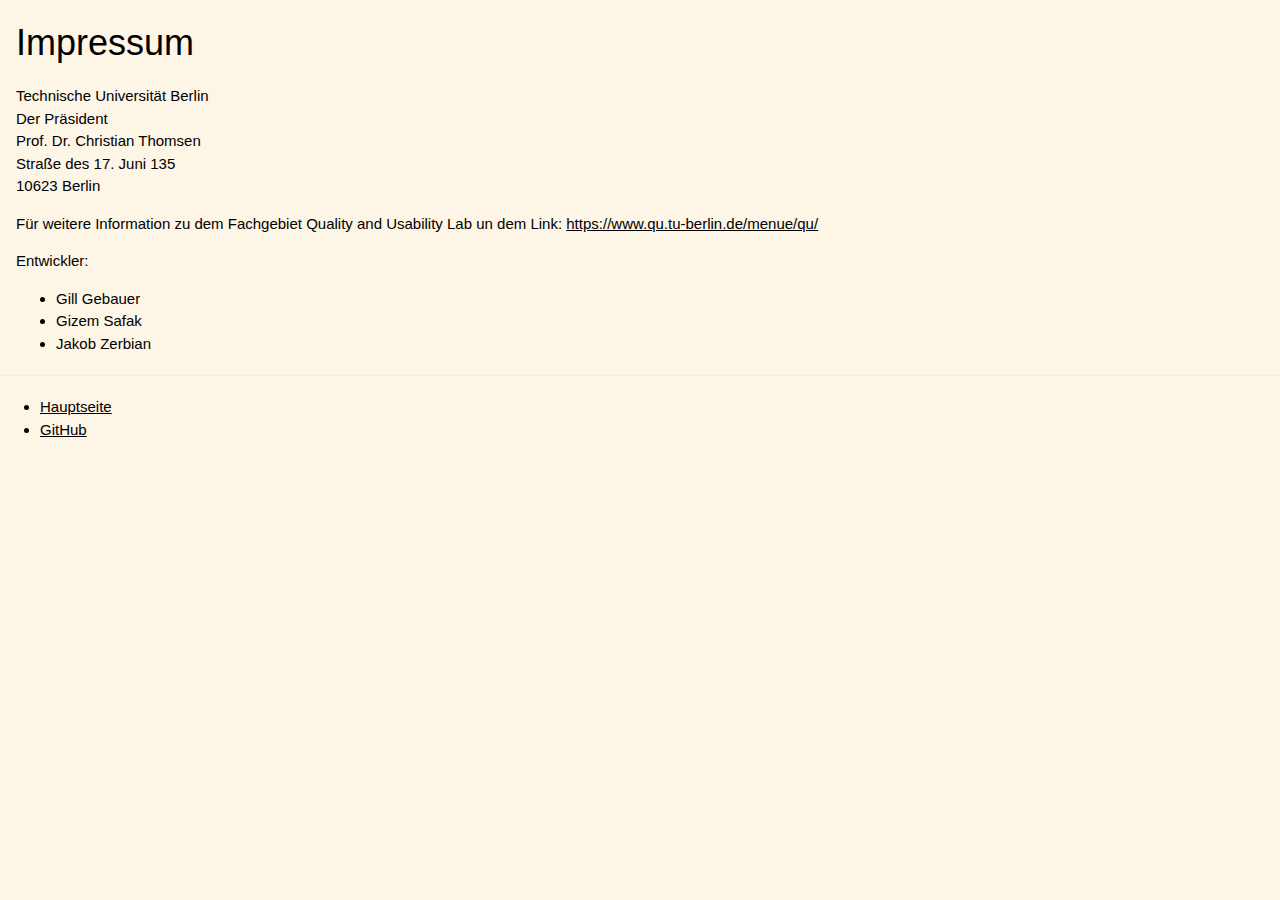
<file: impressum.html>
<!DOCTYPE html>
<html>
	<head>
		<meta http-equiv="Content-Type" content="text/html;charset=UTF-8" />
		<title>Interactive FPGA</title>
		<meta charset="UTF-8">
		<meta name="viewport" content="width=device-width, initial-scale=1">
		<link rel="stylesheet" href="https://www.w3schools.com/w3css/4/w3.css">
	</head>
	<body class="w3-sand">
		<main class="w3-margin">
			<h1>Impressum</h1>
			<p>
				Technische Universität Berlin<br>
				Der Präsident<br>
				Prof. Dr. Christian Thomsen<br>
				Straße des 17. Juni 135<br>
				10623 Berlin
			</p>
			<p>
				Für weitere Information zu dem Fachgebiet Quality and Usability Lab un dem Link: <a href="https://www.qu.tu-berlin.de/menue/qu/">https://www.qu.tu-berlin.de/menue/qu/</a>
			</p>
			<p>
				Entwickler:
				<ul>
					<li>Gill Gebauer</li>
					<li>Gizem Safak</li>
					<li>Jakob Zerbian</li>
				</ul>
			</p>
		</main>
		<hr>
		<footer>
			<ul>
				<li><a href="index.html">Hauptseite</a></li>
				<li><a href="https://github.com/zerbian/interactive-fpga">GitHub</a></li>
			</ul>
		</footer>
	</body>
</html>
</file>
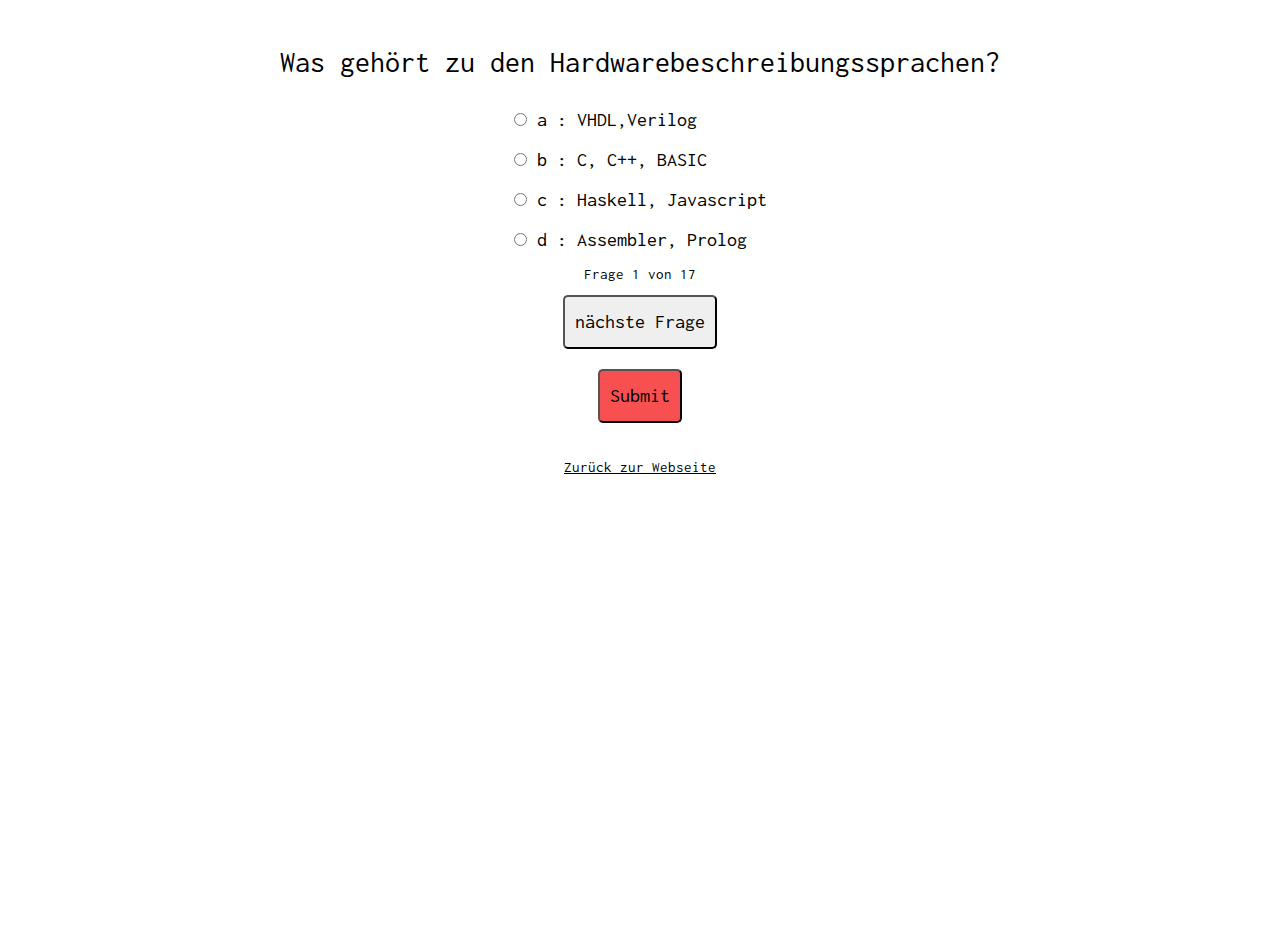
<file: quiz.html>
<!DOCTYPE html>
<html>

<head>
    <meta http-equiv="Content-Type" content="text/html;charset=UTF-8" />
    <title>Interactive FPGA Quiz</title>
    <meta charset="UTF-8">
    <meta name="viewport" content="width=device-width, initial-scale=1">
    <link rel="stylesheet" href="https://www.w3schools.com/w3css/4/w3.css">
    <link rel="stylesheet" href="https://fonts.googleapis.com/css?family=Inconsolata">
</head>

<body>
    
    <div class="quiz-container">
        <div id="quiz"></div>
    </div><br>
    <div id="questionNumber"></div>
    <button id="previous" class="w3-hover-text-gray">vorherige Frage</button>
    <button id="next" class="w3-hover-text-gray">nächste Frage</button><br>
    <button id="submit" class="w3-hover-text-white" style="background-color: rgb(248, 80, 80);">Submit</button>
    <div id="results"></div><br>
    <div><a href="index.html#quiz">Zurück zur Webseite</a><br></div>

    <script>
        // Functions
        function buildQuiz() {
            // variable to store the HTML output
            const output = [];

            // for each question...
            myQuestions.forEach(
                (currentQuestion, questionNumber) => {

                    // variable to store the list of possible answers
                    const answers = [];

                    // and for each available answer...
                    for (letter in currentQuestion.answers) {

                        // ...add an HTML radio button
                        answers.push(
                            `<label>
              <input type="radio" name="question${questionNumber}" value="${letter}">
              ${letter} :
              ${currentQuestion.answers[letter]}
            </label>`
                        );
                    }

                    // add this question and its answers to the output
                    output.push(
                        `<div class="slide">
            <div class="question"> ${currentQuestion.question} </div>
            <div class="answers"> ${answers.join("")} </div>
          </div>`
                    );
                }
            );

            // finally combine our output list into one string of HTML and put it on the page
            quizContainer.innerHTML = output.join('');
        }

        function showResults() {

            // gather answer containers from our quiz
            const answerContainers = quizContainer.querySelectorAll('.answers');

            // keep track of user's answers
            let numCorrect = 0;

            // for each question...
            myQuestions.forEach((currentQuestion, questionNumber) => {

                // find selected answer
                const answerContainer = answerContainers[questionNumber];
                const selector = `input[name=question${questionNumber}]:checked`;
                const userAnswer = (answerContainer.querySelector(selector) || {}).value;

                // if answer is correct
                if (userAnswer === currentQuestion.correctAnswer) {
                    // add to the number of correct answers
                    numCorrect++;

                    // color the answers green
                    answerContainers[questionNumber].style.color = 'lightgreen';
                }
                // if answer is wrong or blank
                else {
                    // color the answers red
                    answerContainers[questionNumber].style.color = 'red';
                }
            });

            // show number of correct answers out of total
            resultsContainer.innerHTML = `${numCorrect} von ${myQuestions.length}`;
        }

        function showSlide(n) {
            slides[currentSlide].classList.remove('active-slide');
            slides[n].classList.add('active-slide');
            currentSlide = n;
            if (currentSlide === 0) {
                previousButton.style.display = 'none';
            }
            else {
                previousButton.style.display = 'inline-block';
            }
            if (currentSlide === slides.length - 1) {
                nextButton.style.display = 'none';
                submitButton.style.display = 'inline-block';
            }
            else {
                nextButton.style.display = 'inline-block';
                submitButton.style.display = 'inline-block';
            }

            questionNr.innerHTML = `Frage ${n + 1} von ${myQuestions.length}`
        }

        function showNextSlide() {
            showSlide(currentSlide + 1);
        }

        function showPreviousSlide() {
            showSlide(currentSlide - 1);
        }

        // Variables
        const questionNr = document.getElementById('questionNumber')
        const quizContainer = document.getElementById('quiz');
        const resultsContainer = document.getElementById('results');
        const submitButton = document.getElementById('submit');
        const myQuestions = [
            {
                question: "Was gehört zu den Hardwarebeschreibungssprachen?",
                answers: {
                    a: "VHDL,Verilog",
                    b: " C, C++, BASIC",
                    c: "Haskell, Javascript",
                    d: "Assembler, Prolog"
                },
                correctAnswer: "a"
            },
            {
                question: "Aus welchen Komponenten können Logikblöcke bestehen?",
                answers: {
                    a: "PMOS, NMOS, CMOS",
                    b: "EPROM, SRAM, EEPROM",
                    c: "FlipFlops, LUTs, Multiplexer",
                    d: "Halbleiterbauelemente, Logikgatter, D-Latches"
                },
                correctAnswer: "c"
            },
            {
                question: "Wofür steht \"FPGA\"?",
                answers: {
                    a: "Fake Programmable Gate Array",
                    b: "Field Possible Gate Array",
                    c: "Field Programmable Gate Array",
                    d: "Field Programmable Gave Array"
                },
                correctAnswer: "c"
            },
            {
                question: "Um Konfigurationsbits zu speichern werden SRAM-Zellen verwendet.",
                answers: {
                    a: "wahr",
                    b: "falsch",
                },
                correctAnswer: "a"
            },
            // {
            //     question: "Was sind Bestandteile eines Multiplexers?",
            //     answers: {
            //         a: "MUX, PALs, Eingänge, Ausgänge",
            //         b: "EPROMs, Steuersignale, MUX, CMOS",
            //         c: "PLAs, AND, OR, PALs",
            //         d: "Eingänge, Ausgänge, Steuersignale, Logikgatter"
            //     },
            //     correctAnswer: "d"
            // },
            {
                question: "Warum ist die Verarbeitung von FPGAs schneller als ein Microchip?",
                answers: {
                    a: "Die elektrische Leitfähigkeit der Halbleiter bei FPGAs ist schneller.",
                    b: "Die Informationen können bei FPGAs parallel verarbeitet werden.",
                    c: "FPGAs haben eine vergleichsweise hohe Taktzeit.",
                    d: "Die sequentielle Abarbeitung von Informationen erhöht die Geschwindingkeit der Verarbeitung."
                },
                correctAnswer: "b"
            },
            {
                question: "Welche Firma erstellte den ersten FPGA?",
                answers: {
                    a: "Altera/Intel PSG",
                    b: "Xilinx",
                    c: "Lattice",
                    d: "Actel"
                },
                correctAnswer: "b"
            },
            {
                question: "Was sind Anwendungsgebiete von FPGAs?",
                answers: {
                    a: "Speicher, Mikroprozessoren, Arithmetische Schaltwerke, Inputs/Outputs.",
                    b: "Ein Logik-Element in Altera und ein konfigurierbares Logikblock in Xilinx.",
                    c: "Prototyping, Simulationen und Verifikation."
                },
                correctAnswer: "c"
            },
            // {
            //     question: "Hardwarebeschreibungssprachen werden heutzutage oft in C/C++ beschrieben.",
            //     answers: {
            //         a: "wahr",
            //         b: "falsch",
            //     },
            //     correctAnswer: "a"
            // },
            {
                question: "Speicherbasierte Logikelemente werden auch als \"Funktionsgenerator\" bezeichnet.",
                answers: {
                    a: "wahr",
                    b: "falsch",
                },
                correctAnswer: "b"
            },
            {
                question: "Wie oft kann ein FPGA neu programmiert werden?",
                answers: {
                    a: "Beliebig oft.",
                    b: "FPGAs sind irreversible.",
                    c: "Durch die Umprogrammierung der Datenstruktur kann die Anzahl erhöht werden.",
                    d: "Nur reversible können wiederholt neu programmiert werden."
                },
                correctAnswer: "d"
            },
            // {
            //     question: "Wo werden FPGAs eingesetzt?",
            //     answers: {
            //         a: "Als ASIC Ersatz, kürzere time-to-market Vorteile, flexibel und wiederprogrammierbar",
            //         b: "Speicher, Mikroprozessoren, Arithmetische Schaltwerke, Inputs/Outputs",
            //         c: "High-performance Computing, Hardware Verschnellerung, Broadcast",
            //         d: "Prototyping, Simulation und Verifikation"
            //     },
            //     correctAnswer: "b"
            // },
            {
                question: "Ein \"Programmable SRAM-based FPGA\" verwendet einen externen Speicher um eine SRAM Konfiguration innerhalb des FPGAs zu programmieren.",
                answers: {
                    a: "wahr",
                    b: "falsch"
                },
                correctAnswer: "a"
            },
            
            {
                question: "Was verbindet die Signale zwischen den FPGA-Zellen?",
                answers: {
                    a: "Placement",
                    b: "n-LUT",
                    c: "Routing"
                },
                correctAnswer: "c"
            },
            {
                question: "Warum wird eine Konfigurations-Speicherzelle benötigt?",
                answers: {
                    a: "Die Speicherzellen werden benötigt um Signalwerte für den nächsten Takt zu speichern.",
                    b: "Dadurch werden die Eigenschaften der Verbindungswege zwischen den Logikblöcken permanent geändert.",
                    c: "FPGAs verlieren ihre Funktion beim Abschalten der Betriebsspannung.",
                    d: "Es werden keine Speicherzellen bei FPGAs benötigt."
                },
                correctAnswer: "c"
            },
            {
                question: "Womit können LUTs direkt implementiert werden ?",
                answers: {
                    a: "Multiplexer / PLA",
                    b: "D-Flip-Flop / JK-Flip-Flop",
                    c: "Halb- / Volladdierer",
                    d: "Taktgeber / XOR-Gatter"
                },
                correctAnswer: "a"
            },
            {
                question: "Was sind die Vorteile von FPGAs?",
                answers: {
                    a: "Als ASIC Ersatz verwendbar, kürzere time-to-market Vorteile, flexibel und wiederprogrammierbar",
                    b: "Einsetzbar als Logikelement in Altera und als konfigurierbares Logikelement in Xilinx.",
                    c: "Es werden nicht alle Verdrahtungen werden genutzt, somit verwendet ein FPGA eine geringere Kapazität und Chipfläche.",
                    d: "Niedriger Stromverbrauch."
                },
                correctAnswer: "a"
            },
            {
                question: "\"Distibuted RAMs\" werden typischerweise für kleine RAMs/ROMs verwendet.",
                answers: {
                    a: "wahr",
                    b: "falsch"
                },
                correctAnswer: "a"
            },
            {
                question: "In welchen weiteren Anwendungsbereichen werden FPGAs eingesetzt?",
                answers: {
                    a: "Interfaces, Logik Analyzer, Entwicklung von EPROMs, MCs",
                    b: "High-Performance Computing, Controller, Berechnung von Kryptografischer Verfahren, Digital Technik",
                    c: "Speicherzellen, Synchronzähler, FPAAs, Assembler",
                    d: "Elektronik, Security Anwendungen, Kommunikation, Flash-Speicher"
                },
                correctAnswer: "b"
            },
            {
                question: "Was sind Bestandteile eines Development Boards?",
                answers: {
                    a: "Schaltmatrix, Logikblöcken, Taktgeneratoren, Hard-Cores",
                    b: "RAM, CPLDs, I/O-Blocks, Verdrahtungen",
                    c: "USB Interface, FPGA, Segment Display, EEPROM",
                    d: "CMOS, Push Buttons, Antifuse-Technology, 1-Bit-Register"
                },
                correctAnswer: "c"
            }
            
        ];

        // Kick things off
        buildQuiz();

        // Pagination
        const previousButton = document.getElementById("previous");
        const nextButton = document.getElementById("next");
        const slides = document.querySelectorAll(".slide");
        let currentSlide = 0;

        // Show the first slide
        showSlide(currentSlide);

        // Event listeners
        submitButton.addEventListener('click', showResults);
        previousButton.addEventListener("click", showPreviousSlide);
        nextButton.addEventListener("click", showNextSlide);
    </script>

    <style>
        body,
        html {
            text-align: center;
            height: 100%;
            font-family: "Inconsolata", sans-serif;
        }

        .answers {
            font-size: 20px;
            text-align: left;
            display: inline-block;
            margin-bottom: 10px;
        }

        .answers label {
            display: block;
            margin-bottom: 10px;
        }

        button {
            border-radius: 5px;
            padding: 10px;
            font-size: 20px;
            margin: 10px;
            cursor: pointer;
        }

        .question{
            font-size: 30px;
            margin-bottom: 20px;
        }

        .slide {
            position: absolute;
            left: 0px;
            top: 0px;
            width: 100%;
            z-index: 1;
            opacity: 0;
            transition: opacity 0.5s;
        }

        .active-slide {
            opacity: 1;
            z-index: 2;
        }

        .quiz-container {
            position: relative;
            height: 200px;
            margin-top: 40px;
        }
    </style>

</body>

</html>
</file>
<file: style.css>
body, html {
    height: 100%;
    font-family: "Inconsolata", sans-serif;
    scroll-behavior: smooth;
    scroll-padding-top: 2em;
}

sup, sub{
  color: gray;
}


.bgimg {
    background-position: right;
    background-size: cover;
    background-image: url("img/binary-2910663_1920.jpg"); /*bild von gattern?? binary?*/
    min-height: 75%;
}

div.gallery {
    margin-left: 5%;
  float: left;
    align-self: center;
    width: 40%;
}

div.gallery img {
    width: 100%;
    height: auto;
}

.menu {
    display: none;
}

td {
  text-align: center;  
}

table, th, td{
  border: 1px solid gray;
  border-collapse: collapse;
}

th {
  background-color: rgb(174, 187, 211);
}

p > span {
    font-weight: bold;
}

#footer {
  margin: 0;
  font-size: medium;
  color: gainsboro;
  background-color: black;
}

.w3-content {
    max-width: 900px;
}

.circuit {
    border-radius: 10px;
}

.cirBox {
    width: 120%;
    display: flex;
}

.cirBox > p {
    margin-left: 1em;
}
</file>
<file: styleCircuits.css>
:root {
    --containermax: 1000px;
    --sticky-top: 3em;
}

html {
    height: 100%;
    scroll-behavior: smooth;
    scroll-padding-top: 4em;
}

body {
    font-family: "Inconsolata", sans-serif;
}

main {
    padding-top: 5em;
    width: min(var(--containermax), 100%);
    margin-right: auto;
    margin-left: auto;
}

article {
    padding: 0.3em;
    /* outline: red dotted 2px; */
    border-bottom: 1px solid;
    display: flex;
    flex-direction: column;
    align-items: center;
    margin-top: 1em;
    margin-bottom: 1em;
}

article h2 {
    background-color: black;
    color: white;
    display: inline-block;
    padding-left: 8px;
    padding-right: 8px;
}

section {
    display: flex;
    flex-direction: row;
    /* overflow: auto; */
}

.sticky-wrap {
    position: -webkit-sticky; /* for Safari */
    position: sticky;
    top: var(--sticky-top);
    align-self: flex-start;
}

.explain {
    display: flex;
    flex-direction: column;
    /* align-items: center; */
    margin: 0.5em;
}

.circuit {
    margin: 1em 1em 1em 0em;
    border-radius: 10px;
    -webkit-box-shadow: 5px 5px 15px -5px rgba(0,0,0,0.56); 
box-shadow: 5px 5px 15px -5px rgba(0,0,0,0.56);
}

p > span {
    font-weight: bold;
}

p {
   margin-block-start: 0; 
}

ul, ol {
    padding-left: 3em;
    margin-right: auto;
}

p + ul, ol {
    margin-block-start: -1em;
}

.truthtable {
    font-size: 0.8em;
    border-collapse: collapse;
    margin-bottom: 3em;
    width: 50%;
    background: #fff;
    table-layout: fixed;
    margin-right: auto;
}
.truthtable td,.truthtable th {
    padding: 0.75em 1.5em;
    text-align: left;
}
.truthtable td.err {
    background-color: #e992b9;
    color: #fff;
    font-size: 0.75em;
    text-align: center;
    line-height: 1;
}
.truthtable th {
    background-color: #81c483;
    font-weight: bold;
    color: #fff;
    white-space: nowrap;
}
.truthtable tbody th {
	background-color: #81c483;
}
.truthtable tbody tr:nth-child(2n-1) {
    background-color: #f5f5f5;
    transition: all .125s ease-in-out;
}
.truthtable tbody tr:hover {
    background-color: rgba(129,208,177,.3);
}

.truthtable tr > *:nth-child(3) {
    border-right: 1px solid black;
}

/* Tooltip container */
.tt {
    position: relative;
    display: inline-block;
    border-bottom: 1px dotted black; /* If you want dots under the hoverable text */
}
  
  /* Tooltip text */
.tt .ttt {
    visibility: hidden;
    left: 110%;
    top: -10px;
    width: 350px;
    background-color: black;
    color: #fff;
    /* text-align: center; */
    padding: 5px;
    border-radius: 6px;
   
    /* Position the tooltip text - see examples below! */
    position: absolute;
    z-index: 1;
}
  
  /* Show the tooltip text when you mouse over the tooltip container */
.tt:hover .ttt {
    visibility: visible;
}

.w2 {
    width: 20%;
}
</file>
